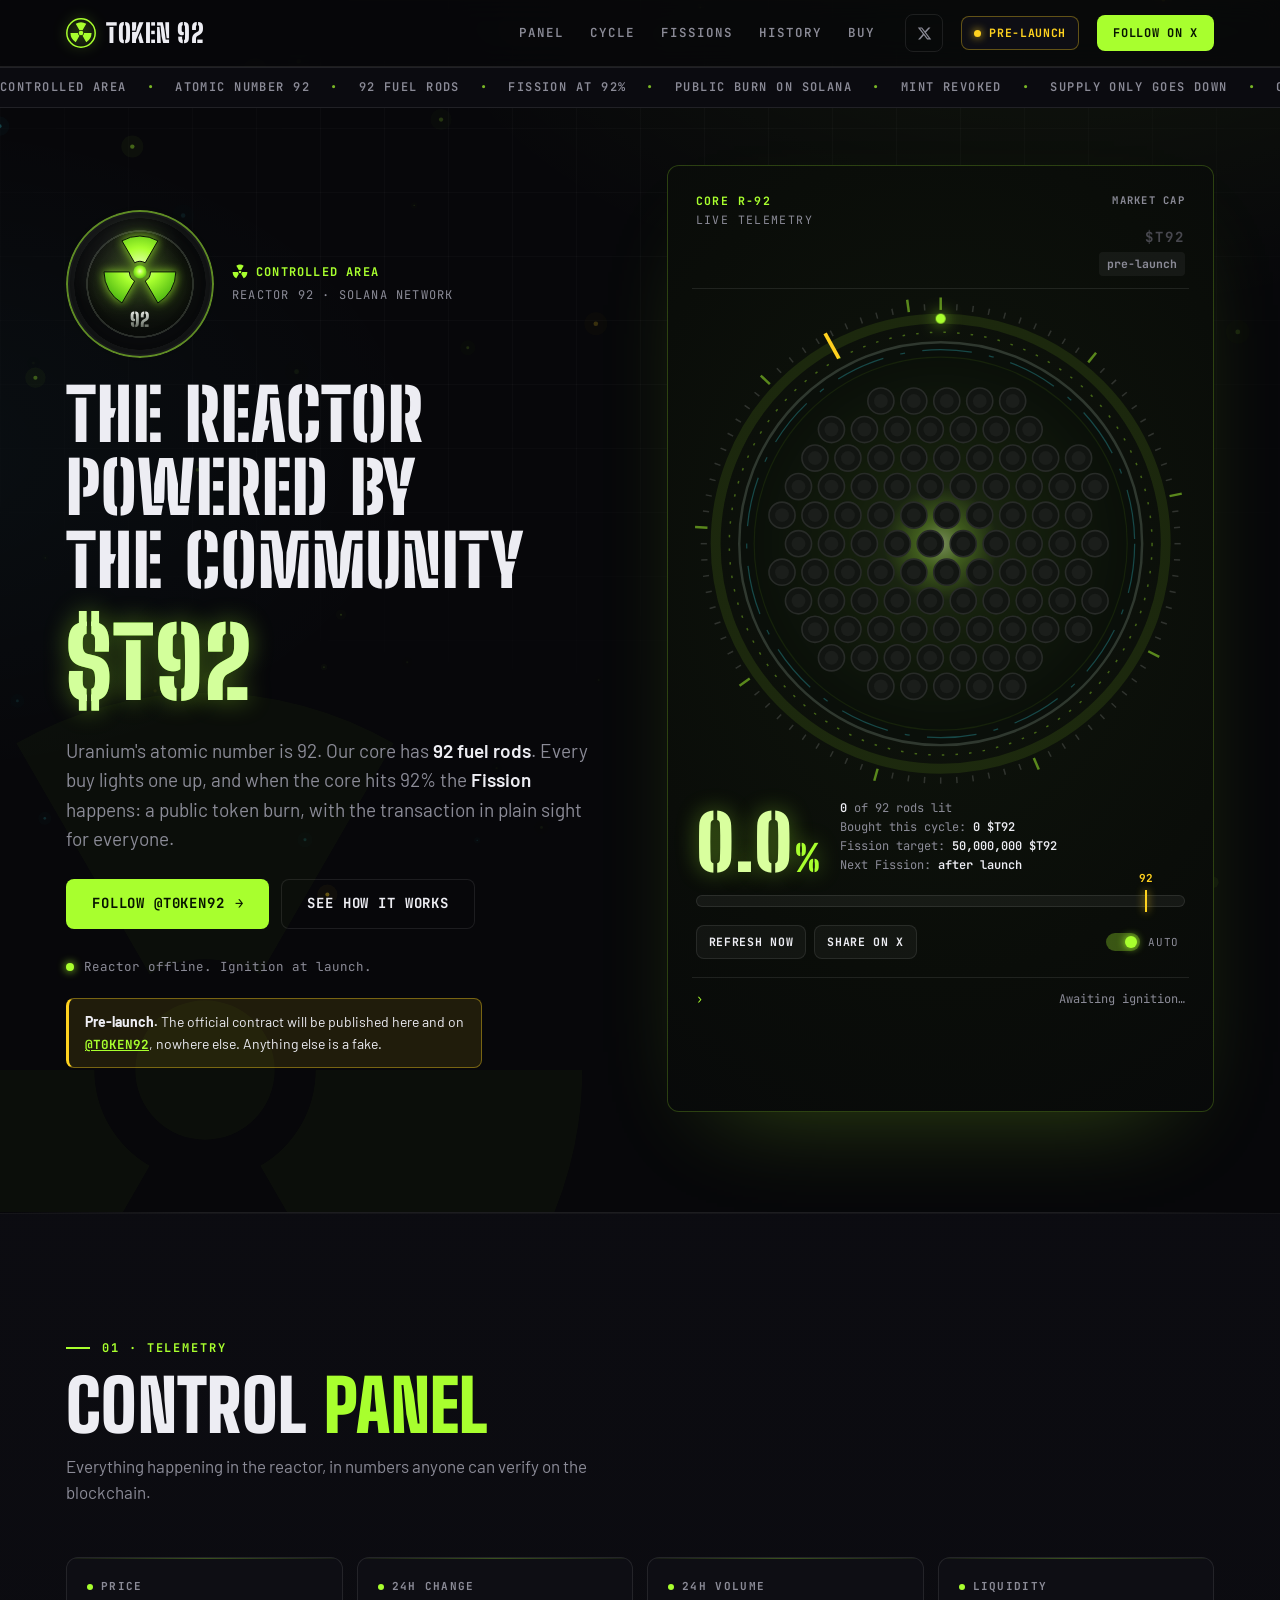
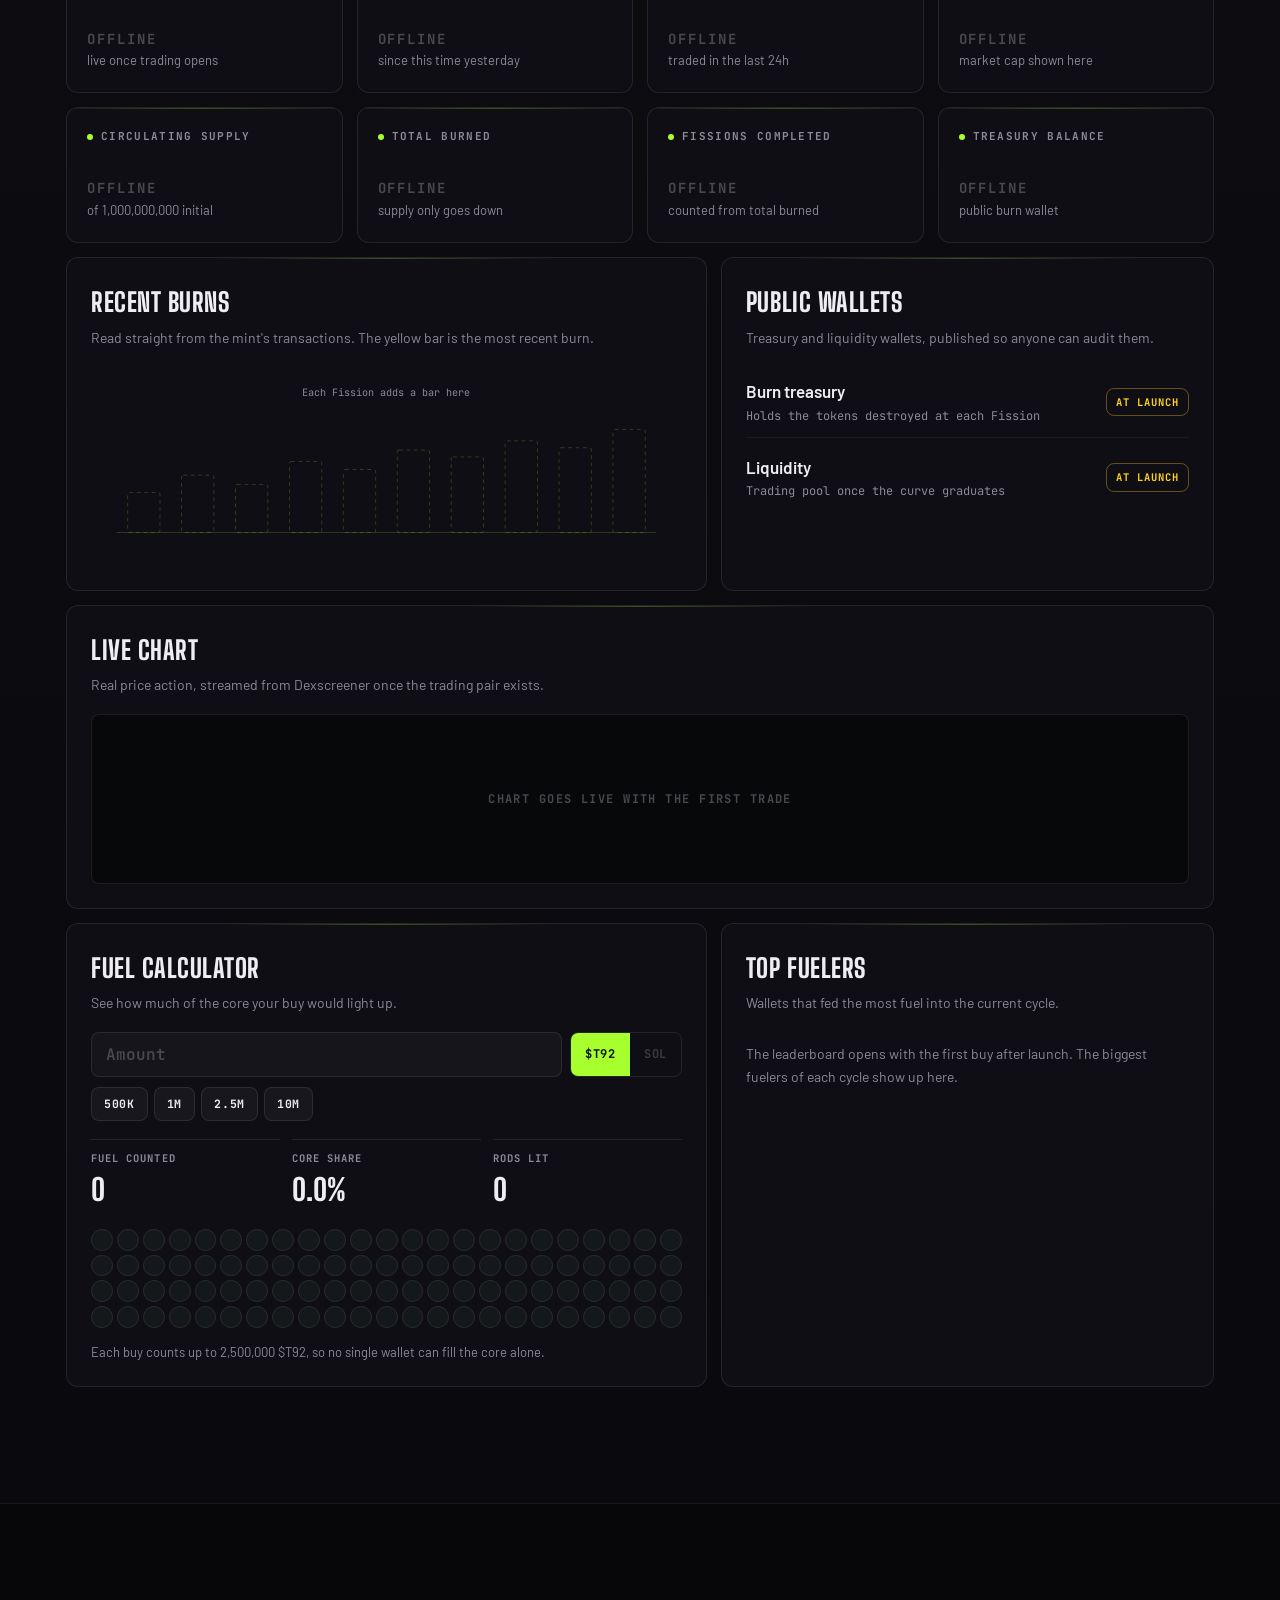
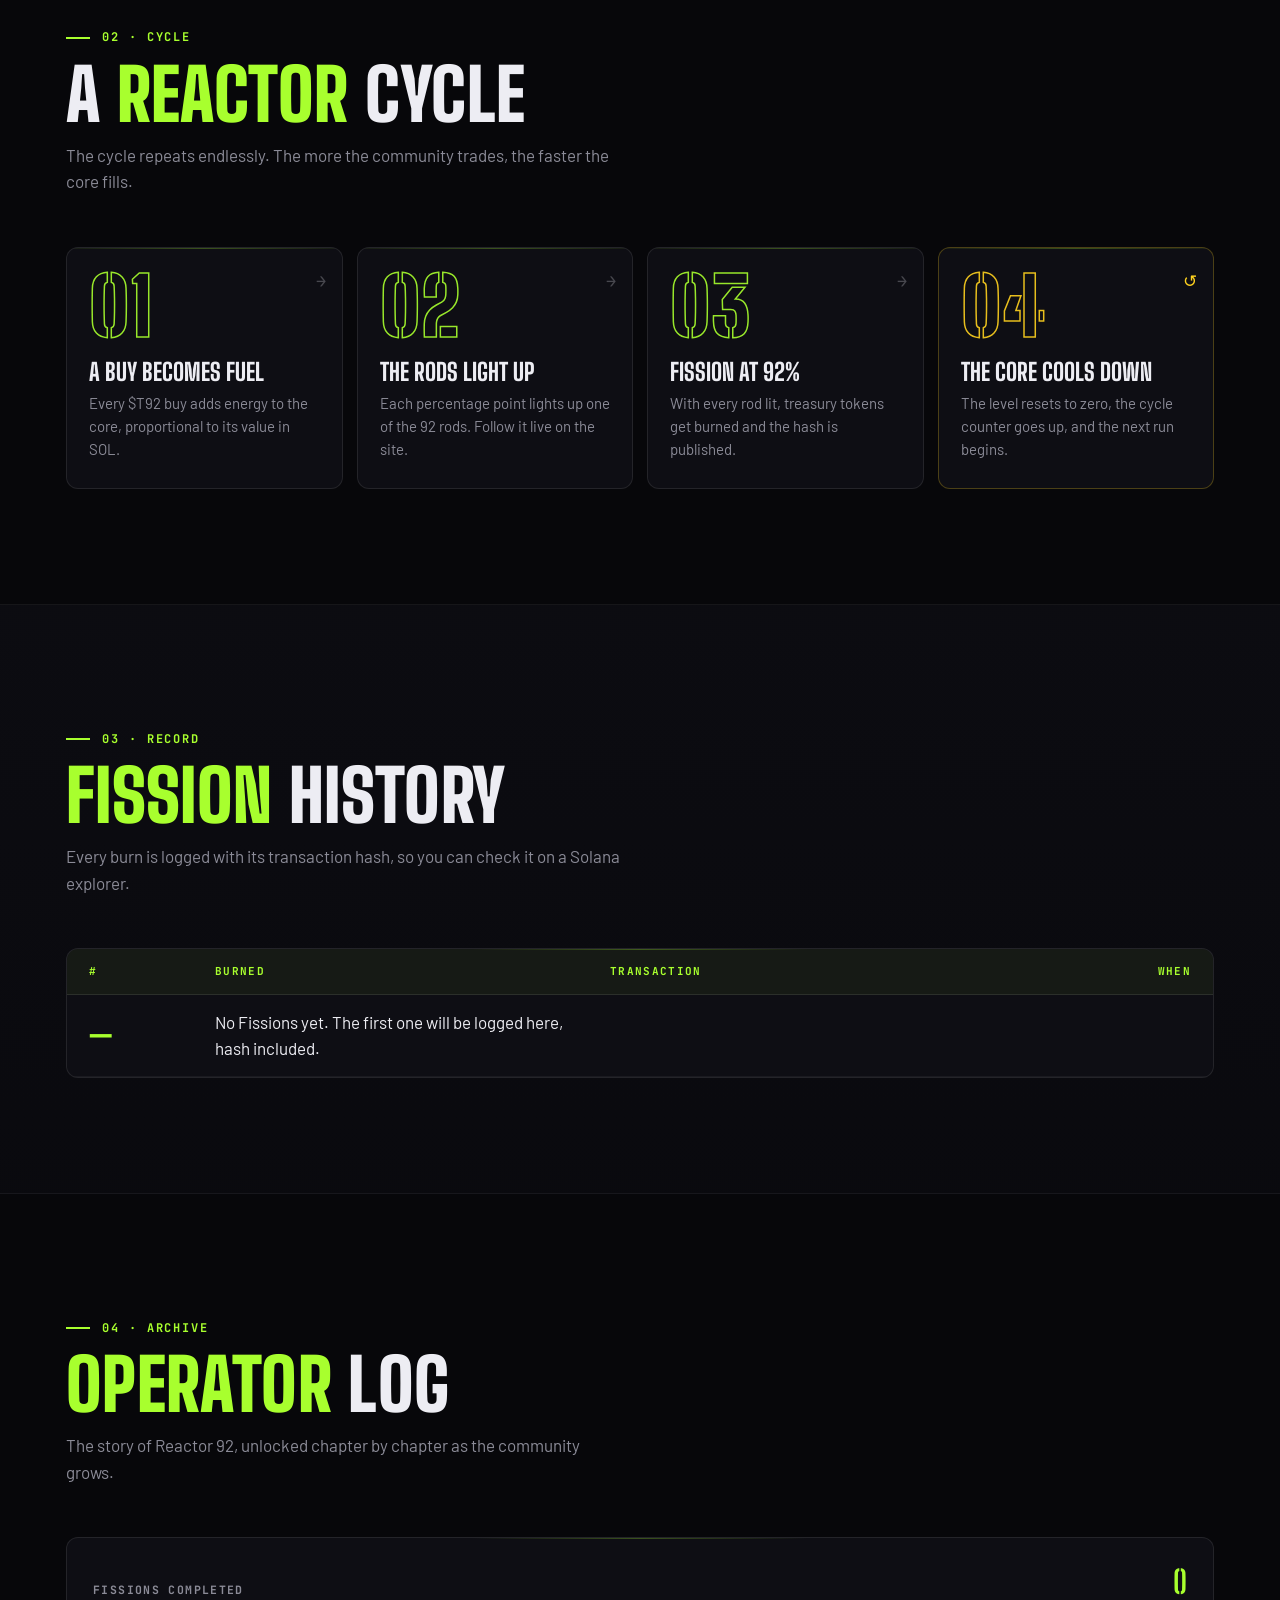
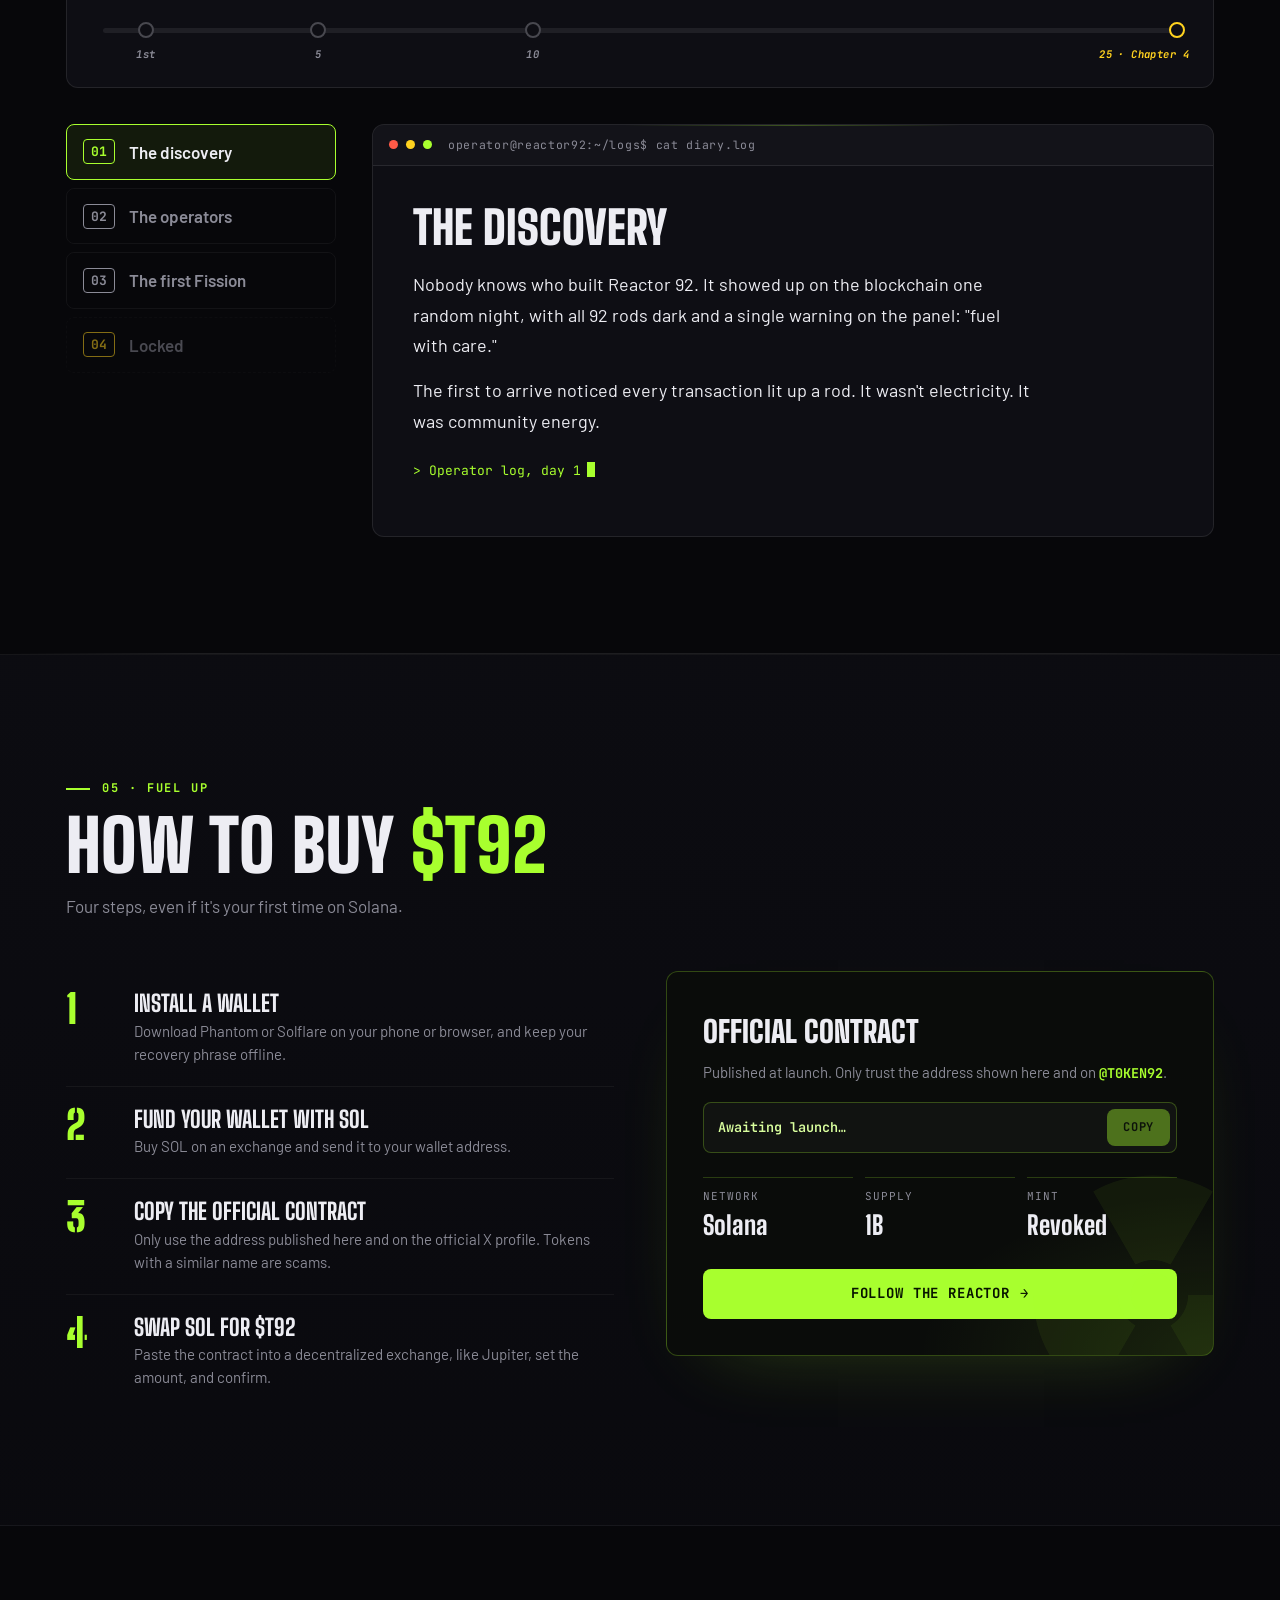
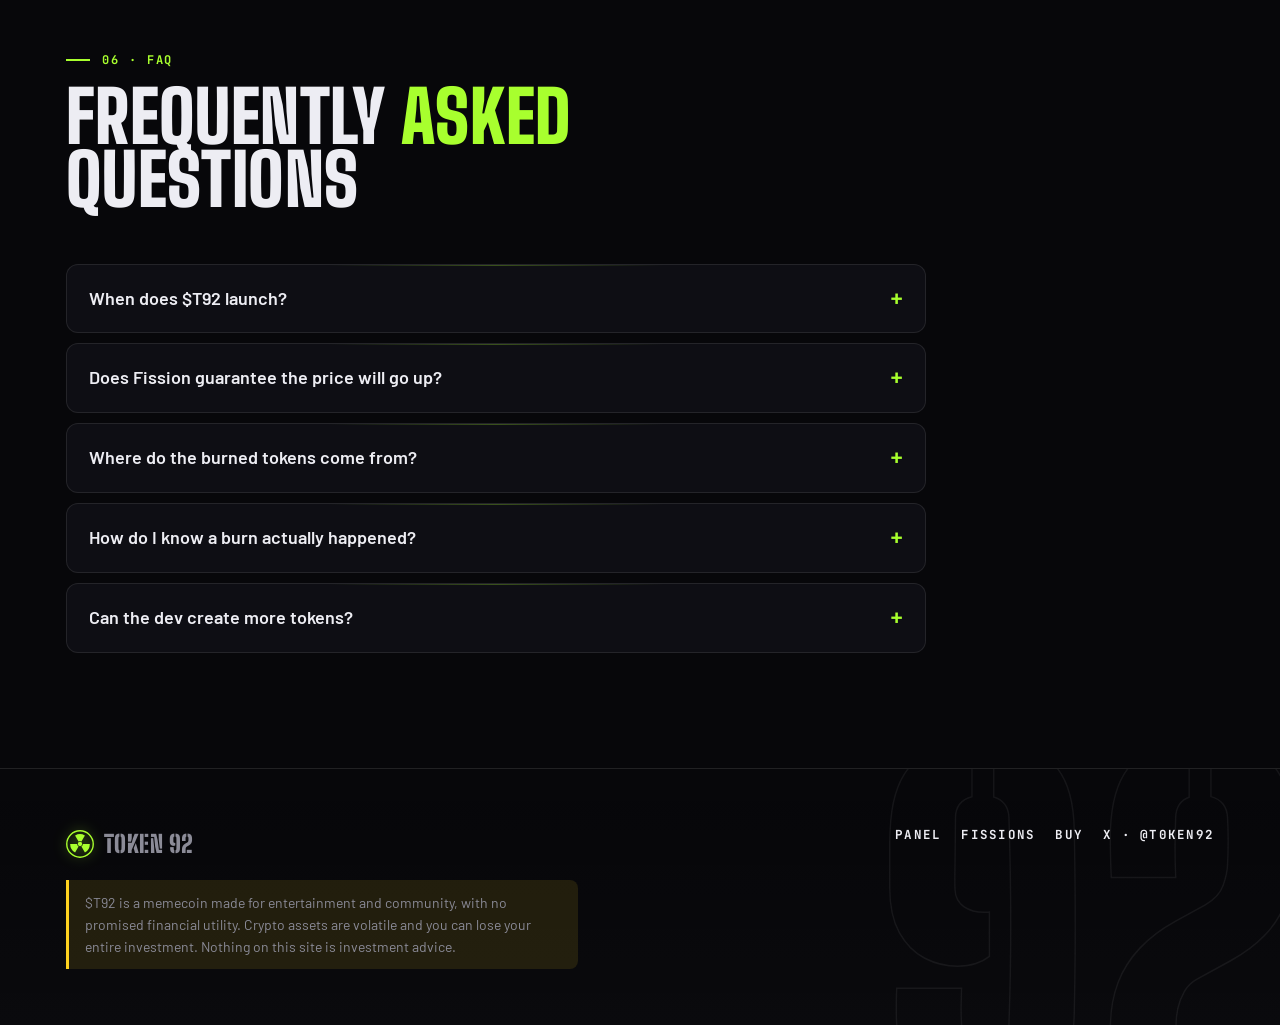
<file: index.html>
<!DOCTYPE html>
<html lang="en">
<head>
<meta charset="UTF-8">
<meta name="viewport" content="width=device-width, initial-scale=1, viewport-fit=cover">
<title>TOKEN 92</title>
<meta name="description" content="TOKEN 92 ($T92): the Solana memecoin built around a reactor. At 92%, Fission happens.">
<meta name="theme-color" content="#040604">
<link rel="canonical" href="https://token92.vercel.app/">
<link rel="icon" type="image/png" sizes="32x32" href="img/favicon-32.png">
<link rel="icon" type="image/png" sizes="64x64" href="img/favicon-64.png">
<link rel="apple-touch-icon" href="img/apple-touch-icon.png">
<meta property="og:type" content="website">
<meta property="og:site_name" content="TOKEN 92">
<meta property="og:url" content="https://token92.vercel.app/">
<meta property="og:title" content="TOKEN 92">
<meta property="og:description" content="The reactor powered by the community. 92 fuel rods, Fission at 92%, public on-chain burn. $T92 on Solana.">
<meta property="og:image" content="https://token92.vercel.app/img/og.jpg">
<meta property="og:image:width" content="1200">
<meta property="og:image:height" content="630">
<meta property="og:image:alt" content="TOKEN 92 coin with a glowing radioactive symbol">
<meta name="twitter:card" content="summary_large_image">
<meta name="twitter:site" content="@T0KEN92">
<meta name="twitter:title" content="TOKEN 92">
<meta name="twitter:description" content="The reactor powered by the community. 92 fuel rods, Fission at 92%, public on-chain burn. $T92 on Solana.">
<meta name="twitter:image" content="https://token92.vercel.app/img/og.jpg">
<link rel="preconnect" href="https://fonts.googleapis.com">
<link rel="preconnect" href="https://fonts.gstatic.com" crossorigin>
<link href="https://fonts.googleapis.com/css2?family=Big+Shoulders+Display:wght@800;900&family=Big+Shoulders+Stencil+Display:wght@800;900&family=Barlow:wght@400;600;700&family=JetBrains+Mono:wght@400;600;700&display=swap" rel="stylesheet">
<link rel="stylesheet" href="css/style.css">
</head>
<body>
<canvas id="fx" aria-hidden="true"></canvas>
<svg width="0" height="0" style="position:absolute" aria-hidden="true"><defs>
  <symbol id="trefoil" viewBox="-10 -10 20 20"><circle r="1.7" fill="currentColor"/><path fill="currentColor" d="M-1.350 -2.338L-4.600 -7.967A9.2 9.2 0 0 1 4.600 -7.967L1.350 -2.338A2.7 2.7 0 0 0 -1.350 -2.338ZM2.700 0.000L9.200 0.000A9.2 9.2 0 0 1 4.600 7.967L1.350 2.338A2.7 2.7 0 0 0 2.700 0.000ZM-1.350 2.338L-4.600 7.967A9.2 9.2 0 0 1 -9.200 0.000L-2.700 0.000A2.7 2.7 0 0 0 -1.350 2.338Z"/></symbol>
  <symbol id="trefoilBadge" viewBox="-11 -11 22 22"><circle r="10.4" fill="none" stroke="currentColor" stroke-width="1.1"/><circle r="1.7" fill="currentColor"/><path fill="currentColor" transform="scale(.84)" d="M-1.350 -2.338L-4.600 -7.967A9.2 9.2 0 0 1 4.600 -7.967L1.350 -2.338A2.7 2.7 0 0 0 -1.350 -2.338ZM2.700 0.000L9.200 0.000A9.2 9.2 0 0 1 4.600 7.967L1.350 2.338A2.7 2.7 0 0 0 2.700 0.000ZM-1.350 2.338L-4.600 7.967A9.2 9.2 0 0 1 -9.200 0.000L-2.700 0.000A2.7 2.7 0 0 0 -1.350 2.338Z"/></symbol>
</defs></svg>

<header class="top">
  <div class="wrap">
    <a href="#reator" class="brand" aria-label="TOKEN 92, home">
      <svg aria-hidden="true"><use href="#trefoilBadge"/></svg>
      TOKEN 92
    </a>
    <nav class="nav" id="nav" aria-label="Main">
      <a href="#painel">Panel</a>
      <a href="#como-funciona">Cycle</a>
      <a href="#fissoes">Fissions</a>
      <a href="#historia">History</a>
      <a href="#comprar">Buy</a>
    </nav>
    <a class="social" href="https://x.com/T0KEN92" target="_blank" rel="noopener" aria-label="TOKEN 92 on X (@T0KEN92)"><svg viewBox="0 0 24 24" aria-hidden="true"><path d="M18.244 2.25h3.308l-7.227 8.26 8.502 11.24H16.17l-5.214-6.817L4.99 21.75H1.68l7.73-8.835L1.254 2.25H8.08l4.713 6.231zm-1.161 17.52h1.833L7.084 4.126H5.117z"/></svg></a>
    <div class="status" id="status" data-s="stable" role="status" aria-live="polite"><i></i><span>Core stable</span></div>
    <a href="#comprar" class="btn btn-main btn-sm" id="topCta">Buy $T92</a>
    <button class="menu-btn" id="menuBtn" aria-label="Open menu" aria-expanded="false" aria-controls="nav"><span></span></button>
  </div>
  <div class="scroll-progress" id="scrollProg" aria-hidden="true"></div>
</header>

<div class="band" aria-hidden="true">
  <div class="band-track">
    <span>Controlled area</span><span>Atomic number 92</span><span>92 fuel rods</span><span>Fission at 92%</span><span>Public burn on Solana</span><span>Mint revoked</span><span>Supply only goes down</span>
    <span>Controlled area</span><span>Atomic number 92</span><span>92 fuel rods</span><span>Fission at 92%</span><span>Public burn on Solana</span><span>Mint revoked</span><span>Supply only goes down</span>
  </div>
</div>

<main>
<!-- HERO -->
<section class="hero" id="reator">
  <svg class="mark-bg" aria-hidden="true"><use href="#trefoil"/></svg>
  <div class="wrap">
    <div class="hero-copy">
      <div class="err" id="errBox" hidden></div>
      <div class="hero-tags">
        <!-- some doors only open when you spin them -->
        <button class="coin" id="coin" type="button" aria-label="TOKEN 92 coin. Flip it." aria-describedby="coinLive">
          <span class="coin-tilt" id="coinTilt">
            <span class="coin-inner" id="coinInner">
              <span class="coin-face coin-front" aria-hidden="true">
                <svg class="coin-sym" viewBox="-11 -11 22 22">
                  <defs>
                    <radialGradient id="coinGlow" cx="50%" cy="45%" r="60%">
                      <stop offset="0%" stop-color="#E8FFB8"/>
                      <stop offset="45%" stop-color="#A8FF2E"/>
                      <stop offset="100%" stop-color="#4FB812"/>
                    </radialGradient>
                  </defs>
                  <circle r="1.7" fill="url(#coinGlow)"/>
                  <path fill="url(#coinGlow)" stroke="#0A0F09" stroke-width=".25" d="M-1.350 -2.338L-4.600 -7.967A9.2 9.2 0 0 1 4.600 -7.967L1.350 -2.338A2.7 2.7 0 0 0 -1.350 -2.338ZM2.700 0.000L9.200 0.000A9.2 9.2 0 0 1 4.600 7.967L1.350 2.338A2.7 2.7 0 0 0 2.700 0.000ZM-1.350 2.338L-4.600 7.967A9.2 9.2 0 0 1 -9.200 0.000L-2.700 0.000A2.7 2.700 0 0 0 -1.350 2.338Z"/>
                </svg>
                <span class="coin-num">92</span>
              </span>
              <span class="coin-face coin-back" aria-hidden="true">
                <span class="coin-engrave">
                  <svg aria-hidden="true"><use href="#trefoil"/></svg>
                  <span class="coin-msg" id="coinMsg"></span>
                </span>
              </span>
            </span>
          </span>
        </button>
        <span class="sr-only" id="coinLive" aria-live="polite"></span>
        <div class="emblem"><strong><svg aria-hidden="true"><use href="#trefoil"/></svg>Controlled area</strong>Reactor 92 · Solana network</div>
      </div>
      <h1>The reactor powered by the community <span class="num" data-text="$T92">$T92</span></h1>
      <p class="lede">Uranium's atomic number is 92. Our core has <b>92 fuel rods</b>. Every buy lights one up, and when the core hits 92% the <b>Fission</b> happens: a public token burn, with the transaction in plain sight for everyone.</p>
      <div class="cta">
        <a href="#comprar" class="btn btn-main" id="heroCta">Buy $T92 <span class="arr">→</span></a>
        <a href="#como-funciona" class="btn btn-ghost">See how it works</a>
      </div>
      <p class="demo-note"><span id="heroNote">Connecting to the blockchain…</span></p>
      <div class="setup" id="setupBox" hidden><b>Pre-launch.</b> The official contract will be published here and on <a class="handle" href="https://x.com/T0KEN92" target="_blank" rel="noopener">@T0KEN92</a>, nowhere else. Anything else is a fake.</div>
    </div>

    <div class="core-wrap">
      <div class="core-panel" id="corePanel">
        <div class="core-head">
          <div class="core-id"><b>Core R-92</b>Live telemetry</div>
          <div class="price-ticker" id="priceTicker" data-dir="flat">
            <span class="price-label">Market cap</span>
            <span class="price-usd" id="priceUsd"><span class="ph">$T92</span></span>
            <span class="price-chg" id="priceChg">waiting for price…</span>
          </div>
        </div>

        <svg class="core-svg" id="core" viewBox="-200 -200 400 400" role="img" aria-label="Reactor core with 92 fuel rods">
          <defs>
            <radialGradient id="gGlow" cx="50%" cy="50%" r="50%">
              <stop offset="0%" stop-color="#E2FFB0" stop-opacity=".9"/>
              <stop offset="45%" stop-color="#A8FF2E" stop-opacity=".45"/>
              <stop offset="100%" stop-color="#A8FF2E" stop-opacity="0"/>
            </radialGradient>
            <filter id="blur" x="-50%" y="-50%" width="200%" height="200%"><feGaussianBlur stdDeviation="14"/></filter>
          </defs>
          <g id="ticks"></g>
          <circle r="181" fill="none" stroke="rgba(168,255,46,.1)" stroke-width="8"/>
          <circle id="arc" r="181" fill="none" stroke="#A8FF2E" stroke-width="8" stroke-linecap="round" transform="rotate(-90)" stroke-dasharray="0 2000"/>
          <line id="arcMark" x1="0" y1="-170" x2="0" y2="-193" stroke="#FFD21F" stroke-width="3" transform="rotate(331.2)"/>
          <circle class="spin-ring" r="170" fill="none" stroke="rgba(168,255,46,.35)" stroke-width="1.2" stroke-dasharray="2 9"/>
          <circle r="162" fill="#0A0F0A" stroke="#2F382F" stroke-width="2"/>
          <circle class="spin-ring rev" r="156" fill="none" stroke="rgba(61,242,255,.25)" stroke-width="1" stroke-dasharray="40 14 4 14"/>
          <circle r="150" fill="none" stroke="rgba(168,255,46,.08)" stroke-width="1"/>
          <circle id="glow" r="150" fill="url(#gGlow)" filter="url(#blur)" opacity=".15"/>
          <circle class="core-pulse" r="46" fill="url(#gGlow)" opacity=".5"/>
          <g id="rods"></g>
          <circle class="wave" r="150"/>
          <circle class="wave" r="150"/>
          <circle class="wave" r="150"/>
        </svg>

        <div class="readout">
          <div class="lvl" aria-live="off"><span id="lvl">0.0</span><small>%</small></div>
          <div class="meta"><b id="rodCount">0</b> of 92 rods lit<br>Bought this cycle: <b id="treasuryInline">—</b><br>Fission target: <b id="targetInline">—</b><br>Next Fission: <b id="etaInline">—</b></div>
          <div class="bar" aria-hidden="true"><div class="fill" id="barFill"></div><div class="mark"></div></div>
        </div>

        <div class="core-ctrl">
          <button class="chip" id="refreshBtn">Refresh now</button>
          <button class="chip" id="shareBtn" type="button">Share on X</button>
          <span class="lbl" id="lastUpdate"></span>
          <button class="toggle" id="autoBtn" aria-pressed="true"><span></span>Auto</button>
        </div>

        <ul class="feed" id="feed" aria-label="Recent activity on the mint"></ul>
      </div>
    </div>
  </div>
</section>

<div class="stripe" aria-hidden="true"></div>
<!-- PANEL -->
<section class="alt" id="painel">
  <div class="wrap">
    <div class="sec-head rv">
      <span class="kicker">01 · Telemetry</span>
      <h2>Control <em>panel</em></h2>
      <p>Everything happening in the reactor, in numbers anyone can verify on the blockchain.</p>
    </div>
    <div class="gauges rv" id="priceGauges">
      <div class="gauge hud"><div class="k">Price</div><div class="v" id="pPrice"><span class="ph">offline</span></div><div class="s" id="pPriceSub">live once trading opens</div></div>
      <div class="gauge hud"><div class="k">24h change</div><div class="v" id="pChg"><span class="ph">offline</span></div><div class="s">since this time yesterday</div></div>
      <div class="gauge hud"><div class="k">24h volume</div><div class="v" id="pVol"><span class="ph">offline</span></div><div class="s">traded in the last 24h</div></div>
      <div class="gauge hud"><div class="k">Liquidity</div><div class="v" id="pLiq"><span class="ph">offline</span></div><div class="s" id="pMcap">market cap shown here</div></div>
    </div>
    <div class="gauges rv">
      <div class="gauge hud"><div class="k">Circulating supply</div><div class="v" id="gSupply"><span class="ph">offline</span></div><div class="s" id="gSupplySub">of 1,000,000,000 initial</div></div>
      <div class="gauge hud"><div class="k">Total burned</div><div class="v" id="gBurn"><span class="ph">offline</span></div><div class="s" id="gBurnPct">supply only goes down</div></div>
      <div class="gauge hud"><div class="k">Fissions completed</div><div class="v" id="gFis"><span class="ph">offline</span></div><div class="s">counted from total burned</div></div>
      <div class="gauge hud"><div class="k">Treasury balance</div><div class="v" id="gBuys"><span class="ph">offline</span></div><div class="s" id="gSol">public burn wallet</div></div>
    </div>
    <div class="panel-grid rv">
      <div class="box hud">
        <h3>Recent burns</h3>
        <p class="sub">Read straight from the mint's transactions. The yellow bar is the most recent burn.</p>
        <div class="chart-wrap"><svg class="chart" id="chart" role="img" aria-label="Burn chart by cycle"></svg></div>
      </div>
      <div class="box hud">
        <h3>Public wallets</h3>
        <p class="sub">Treasury and liquidity wallets, published so anyone can audit them.</p>
        <ul class="wallets" id="walletsList"></ul>
      </div>
    </div>

    <div class="box hud full rv">
      <h3>Live chart</h3>
      <p class="sub">Real price action, streamed from Dexscreener once the trading pair exists.</p>
      <div class="chart-frame" id="chartFrame"><div class="chart-ph" id="chartPh">Chart goes live with the first trade</div></div>
    </div>

    <div class="panel-grid rv">
      <div class="box hud">
        <h3>Fuel calculator</h3>
        <p class="sub">See how much of the core your buy would light up.</p>
        <div class="calc-row">
          <input class="calc-input" id="calcIn" type="text" inputmode="decimal" placeholder="Amount" aria-label="Buy amount" autocomplete="off">
          <div class="seg" role="group" aria-label="Unit">
            <button type="button" id="unitT92" aria-pressed="true">$T92</button>
            <button type="button" id="unitSol" aria-pressed="false" disabled title="Available once trading opens">SOL</button>
          </div>
        </div>
        <div class="chips" id="calcChips">
          <button type="button" class="chip" data-amt="500000">500K</button>
          <button type="button" class="chip" data-amt="1000000">1M</button>
          <button type="button" class="chip" data-amt="2500000">2.5M</button>
          <button type="button" class="chip" data-amt="10000000">10M</button>
        </div>
        <div class="calc-out">
          <div><span>Fuel counted</span><b id="calcFuel">0</b></div>
          <div><span>Core share</span><b id="calcPct">0%</b></div>
          <div><span>Rods lit</span><b id="calcRods">0</b></div>
        </div>
        <div class="calc-rods" id="calcRodsViz" aria-hidden="true"></div>
        <p class="calc-note" id="calcNote">Each buy counts up to the per-buy cap, so no single wallet can fill the core alone.</p>
      </div>
      <div class="box hud">
        <h3>Top fuelers</h3>
        <p class="sub">Wallets that fed the most fuel into the current cycle.</p>
        <ol class="board" id="board"></ol>
      </div>
    </div>
  </div>
</section>

<!-- HOW IT WORKS -->
<section id="como-funciona">
  <div class="wrap">
    <div class="sec-head rv">
      <span class="kicker">02 · Cycle</span>
      <h2>A <em>reactor</em> cycle</h2>
      <p>The cycle repeats endlessly. The more the community trades, the faster the core fills.</p>
    </div>
    <ol class="steps rv">
      <li class="hud"><div class="dot">01</div><h3>A buy becomes fuel</h3><p>Every $T92 buy adds energy to the core, proportional to its value in SOL.</p></li>
      <li class="hud"><div class="dot">02</div><h3>The rods light up</h3><p>Each percentage point lights up one of the 92 rods. Follow it live on the site.</p></li>
      <li class="hud"><div class="dot">03</div><h3>Fission at 92%</h3><p>With every rod lit, treasury tokens get burned and the hash is published.</p></li>
      <li class="hud"><div class="dot">04</div><h3>The core cools down</h3><p>The level resets to zero, the cycle counter goes up, and the next run begins.</p></li>
    </ol>
  </div>
</section>

<!-- FISSIONS -->
<section class="alt" id="fissoes">
  <div class="wrap">
    <div class="sec-head rv">
      <span class="kicker">03 · Record</span>
      <h2><em>Fission</em> history</h2>
      <p>Every burn is logged with its transaction hash, so you can check it on a Solana explorer.</p>
    </div>
    <div class="hist hud rv" id="hist">
      <div class="hist-row head"><span>#</span><span>Burned</span><span>Transaction</span><span style="text-align:right">When</span></div>
      <div id="histBody"></div>
      <div class="hist-more"><button class="btn btn-ghost btn-sm" id="moreBtn">Show all</button></div>
    </div>
  </div>
</section>

<!-- HISTORY -->
<section id="historia">
  <div class="wrap">
    <div class="sec-head rv">
      <span class="kicker">04 · Archive</span>
      <h2><em>Operator</em> log</h2>
      <p>The story of Reactor 92, unlocked chapter by chapter as the community grows.</p>
    </div>
    <div class="milestones hud rv">
      <div class="ms-head"><span>Fissions completed</span><b id="msCount">0</b></div>
      <div class="ms-track" id="msTrack"><div class="ms-fill" id="msFill"></div></div>
    </div>
    <div class="lore rv">
      <div class="tabs" role="tablist" aria-label="Chapters">
        <button class="tab" role="tab" aria-selected="true" aria-controls="ch1" id="t1"><b>01</b><span>The discovery</span></button>
        <button class="tab" role="tab" aria-selected="false" aria-controls="ch2" id="t2" tabindex="-1"><b>02</b><span>The operators</span></button>
        <button class="tab" role="tab" aria-selected="false" aria-controls="ch3" id="t3" tabindex="-1"><b>03</b><span>The first Fission</span></button>
        <button class="tab locked" role="tab" aria-selected="false" aria-controls="ch4" id="t4" tabindex="-1"><b>04</b><span>Locked</span></button>
      </div>
      <div class="term hud">
        <div class="term-bar" aria-hidden="true"><i></i><i></i><i></i><span>operator@reactor92:~/logs$ cat diary.log</span></div>
        <article class="chapter" role="tabpanel" id="ch1" aria-labelledby="t1">
          <h3>The discovery</h3>
          <p>Nobody knows who built Reactor 92. It showed up on the blockchain one random night, with all 92 rods dark and a single warning on the panel: "fuel with care."</p>
          <p>The first to arrive noticed every transaction lit up a rod. It wasn't electricity. It was community energy.</p>
          <p class="sig">Operator log, day 1</p>
        </article>
        <article class="chapter" role="tabpanel" id="ch2" aria-labelledby="t2" hidden>
          <h3>The operators</h3>
          <p>Whoever holds $T92 becomes an operator. There's no shift lead, just a shared panel and one rule: the core can never stay cold for too long.</p>
          <p>The operators learned to read the reactor. Below 60%, calm. Above 85%, everyone watches the counter.</p>
          <p class="sig">Operator log, day 9</p>
        </article>
        <article class="chapter" role="tabpanel" id="ch3" aria-labelledby="t3" hidden>
          <h3>The first Fission</h3>
          <p>When rod 92 lit up, the panel went white for a second. Part of the supply simply stopped existing, burned forever, with the receipt public on the blockchain.</p>
          <p>Nobody celebrated a profit. They celebrated the event. Then they reset the core to do it again.</p>
          <p class="sig">Operator log, day 14</p>
        </article>
        <article class="chapter" role="tabpanel" id="ch4" aria-labelledby="t4" hidden>
          <div id="ch4Locked">
            <h3>Locked chapter</h3>
            <p>This log unlocks after the 25th Fission. Keep fueling the core.</p>
            <p class="sig" id="unlockInfo">Fissions still needed to unlock.</p>
          </div>
          <div id="ch4Unlocked" hidden>
            <figure class="operator-portrait">
              <img src="img/rem.jpg" srcset="img/rem.jpg 520w, img/rem@2x.jpg 900w" sizes="(max-width:520px) 120px, 132px" width="520" height="520" alt="Operator 0 (REM): a small reactor-core robot with a glowing radioactive-symbol visor">
              <figcaption>Operator 0 · REM</figcaption>
            </figure>
            <h3>The name on the panel</h3>
            <p>On the 25th Fission, the panel didn't go white like it always does. This time, for a moment, a line of text appeared in the noise: a signature, never seen before, from whoever coded the core.</p>
            <p>Nobody managed to screenshot it in time. Some operators swear it was just a wallet address. Others say it was a date. The official record says nothing — it only confirms the burn happened, with the usual hash.</p>
            <p>From that day on, Reactor 92 stopped being just a mechanism. It became a mystery the community itself chose to keep open.</p>
            <p class="sig">Operator log, day 25</p>
          </div>
        </article>
      </div>
    </div>
  </div>
</section>

<div class="stripe" aria-hidden="true"></div>
<!-- BUY -->
<section class="alt" id="comprar">
  <div class="wrap">
    <div class="sec-head rv">
      <span class="kicker">05 · Fuel up</span>
      <h2>How to buy <em>$T92</em></h2>
      <p>Four steps, even if it's your first time on Solana.</p>
    </div>
    <div class="buy">
      <ol class="buy-steps rv">
        <li><span class="n">1</span><div><h3>Install a wallet</h3><p>Download Phantom or Solflare on your phone or browser, and keep your recovery phrase offline.</p></div></li>
        <li><span class="n">2</span><div><h3>Fund your wallet with SOL</h3><p>Buy SOL on an exchange and send it to your wallet address.</p></div></li>
        <li><span class="n">3</span><div><h3>Copy the official contract</h3><p>Only use the address published here and on the official X profile. Tokens with a similar name are scams.</p></div></li>
        <li><span class="n">4</span><div><h3>Swap SOL for $T92</h3><p>Paste the contract into a decentralized exchange, like Jupiter, set the amount, and confirm.</p></div></li>
      </ol>
      <div class="ca rv">
        <svg class="ca-mark" aria-hidden="true"><use href="#trefoil"/></svg>
        <h3>Official contract</h3>
        <p id="caNote">Published at launch. Only trust the address shown here and on <span class="handle">@T0KEN92</span>.</p>
        <div class="ca-field"><code id="caText">Awaiting launch…</code><button class="btn btn-main btn-sm" id="caCopy" data-copy-el="caText" disabled>Copy</button></div>
        <div class="ca-links" id="caLinks" hidden>
          <a id="lnkDex" target="_blank" rel="noopener">Dexscreener</a>
          <a id="lnkScan" target="_blank" rel="noopener">Solscan</a>
          <a id="lnkPump" target="_blank" rel="noopener">pump.fun</a>
          <a id="lnkJup" target="_blank" rel="noopener">Buy on Jupiter</a>
        </div>
        <div class="facts">
          <div><span>Network</span><b>Solana</b></div>
          <div><span>Supply</span><b>1B</b></div>
          <div><span>Mint</span><b>Revoked</b></div>
        </div>
        <a class="btn btn-main" href="#reator">Follow the reactor <span class="arr">→</span></a>
      </div>
    </div>
  </div>
</section>

<!-- FAQ -->
<section id="faq">
  <div class="wrap">
    <div class="sec-head rv"><span class="kicker">06 · FAQ</span><h2>Frequently <em>asked</em> questions</h2></div>
    <div class="faq rv">
      <details class="hud"><summary>When does $T92 launch?</summary><p>The launch is announced first on <a class="handle" href="https://x.com/T0KEN92" target="_blank" rel="noopener">@T0KEN92</a>. The contract address appears on this site at the same moment, and this panel switches from pre-launch to live data on its own.</p></details>
      <details class="hud"><summary>Does Fission guarantee the price will go up?</summary><p>No. Fission reduces the circulating supply, but price depends purely on market supply and demand. $T92 is a memecoin and promises no returns.</p></details>
      <details class="hud"><summary>Where do the burned tokens come from?</summary><p>From a public treasury wallet, set aside at launch solely for burns. Anyone can check its balance.</p></details>
      <details class="hud"><summary>How do I know a burn actually happened?</summary><p>Every Fission publishes its transaction hash. Just paste the hash into Solscan or Solana Explorer and watch the tokens go to the burn address.</p></details>
      <details class="hud"><summary>Can the dev create more tokens?</summary><p>No. Mint authority is revoked at launch, so supply can only go down.</p></details>
    </div>
  </div>
</section>
</main>

<footer>
  <div class="big" aria-hidden="true">92</div>
  <div class="wrap">
    <div>
      <a href="#reator" class="brand" style="font-size:24px"><svg aria-hidden="true" style="width:28px;height:28px"><use href="#trefoilBadge"/></svg>TOKEN 92</a>
      <p class="warn">$T92 is a memecoin made for entertainment and community, with no promised financial utility. Crypto assets are volatile and you can lose your entire investment. Nothing on this site is investment advice.</p>
    </div>
    <nav aria-label="Footer">
      <a href="#painel">Panel</a>
      <a href="#fissoes">Fissions</a>
      <a href="#comprar">Buy</a>
      <a href="https://x.com/T0KEN92" target="_blank" rel="noopener">X · @T0KEN92</a>
    </nav>
  </div>
</footer>

<div class="flash" id="flash" aria-hidden="true"></div>
<div class="toast" id="toast" role="status" aria-live="polite"></div>
<div class="mbar" id="mbar">
  <span>Core <b id="mbarPct">0.0%</b></span>
  <a class="btn btn-main btn-sm" id="mbarCta" href="#comprar">Buy $T92</a>
</div>

<script src="js/app.js" defer></script>
</body>
</html>
</file>
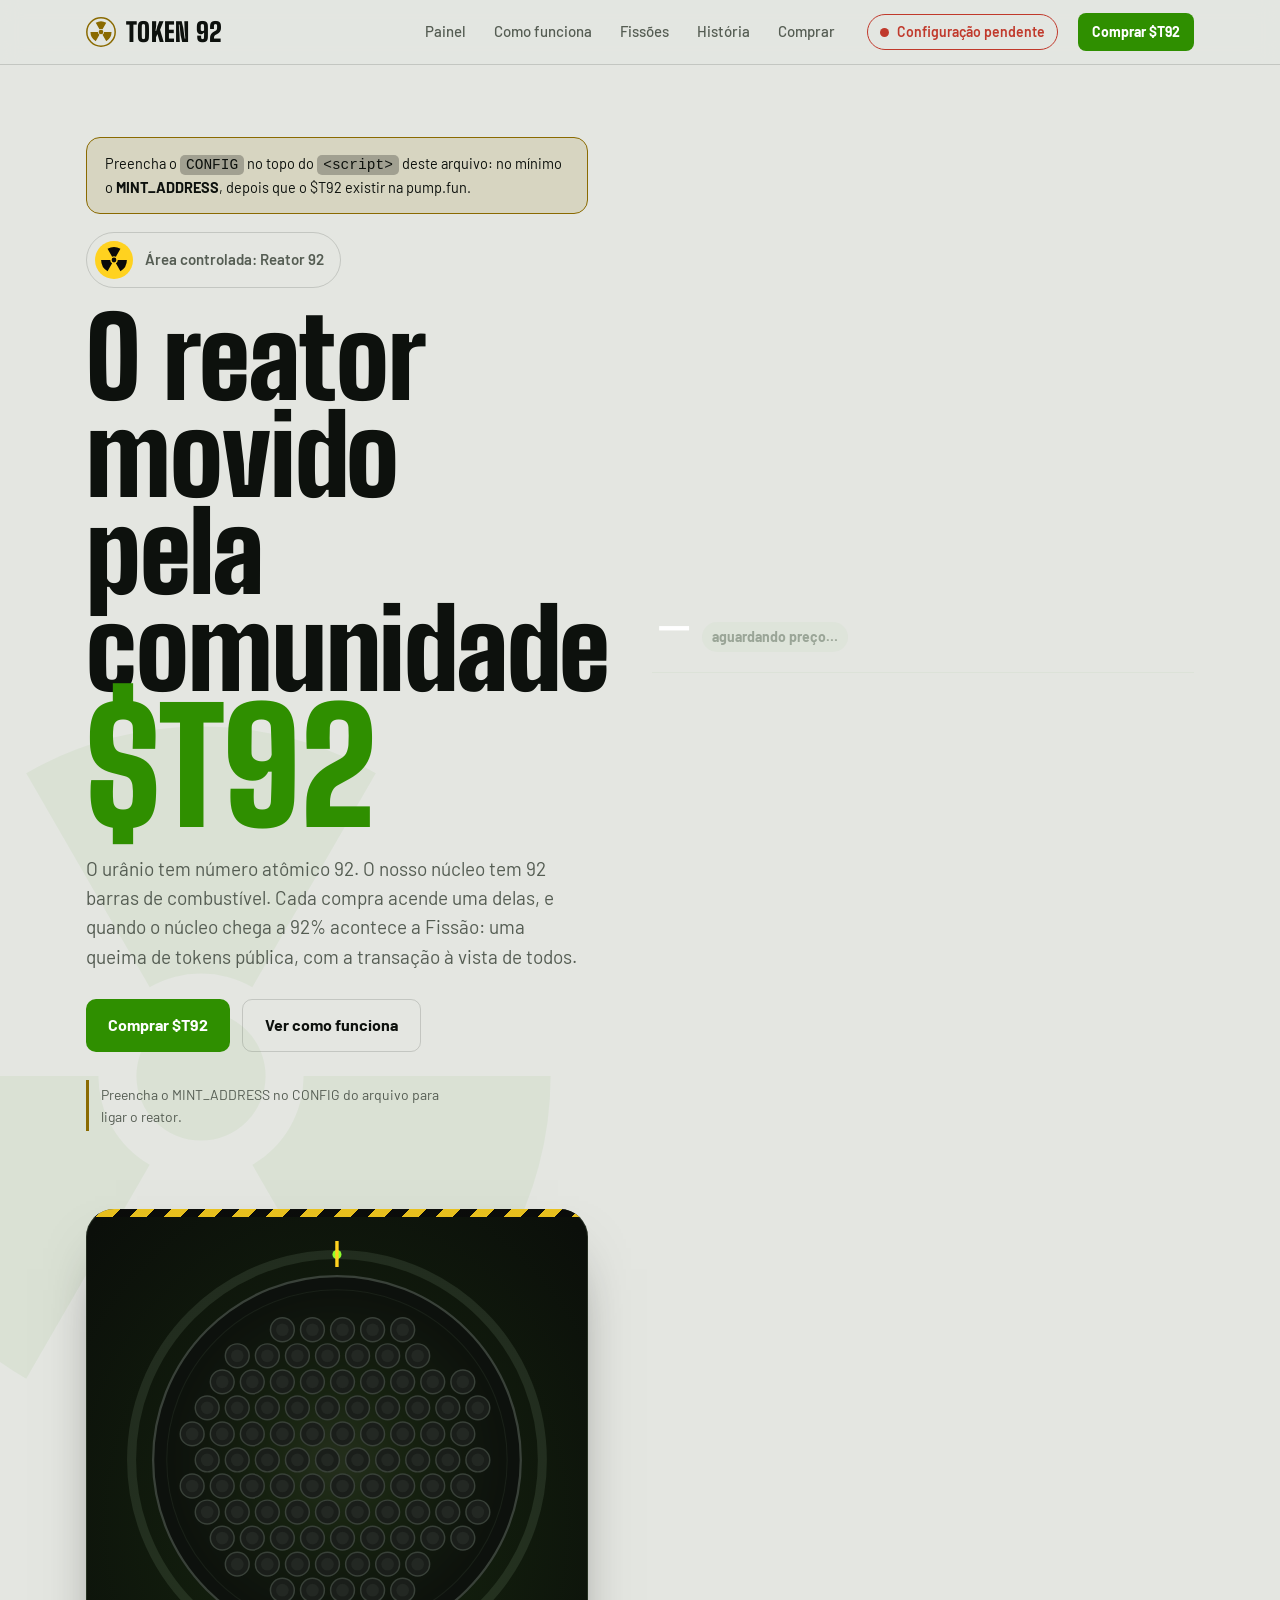
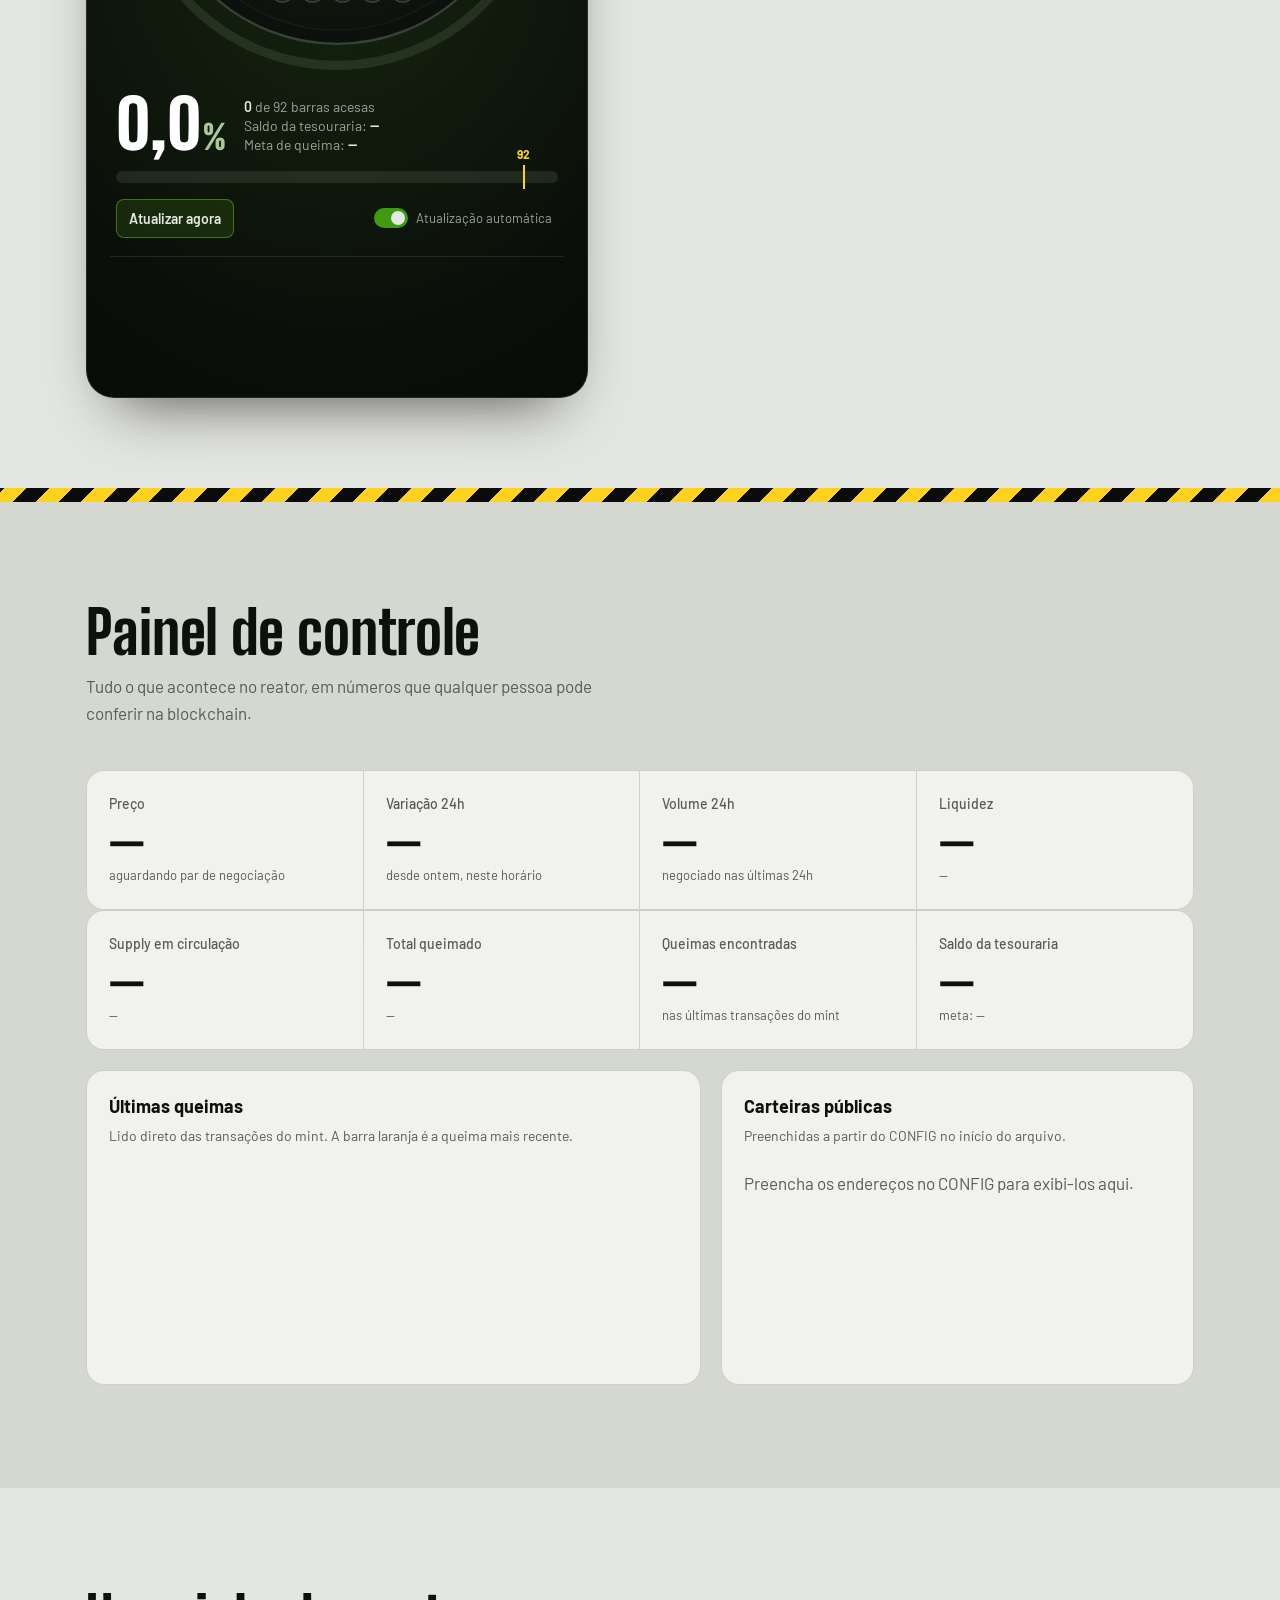
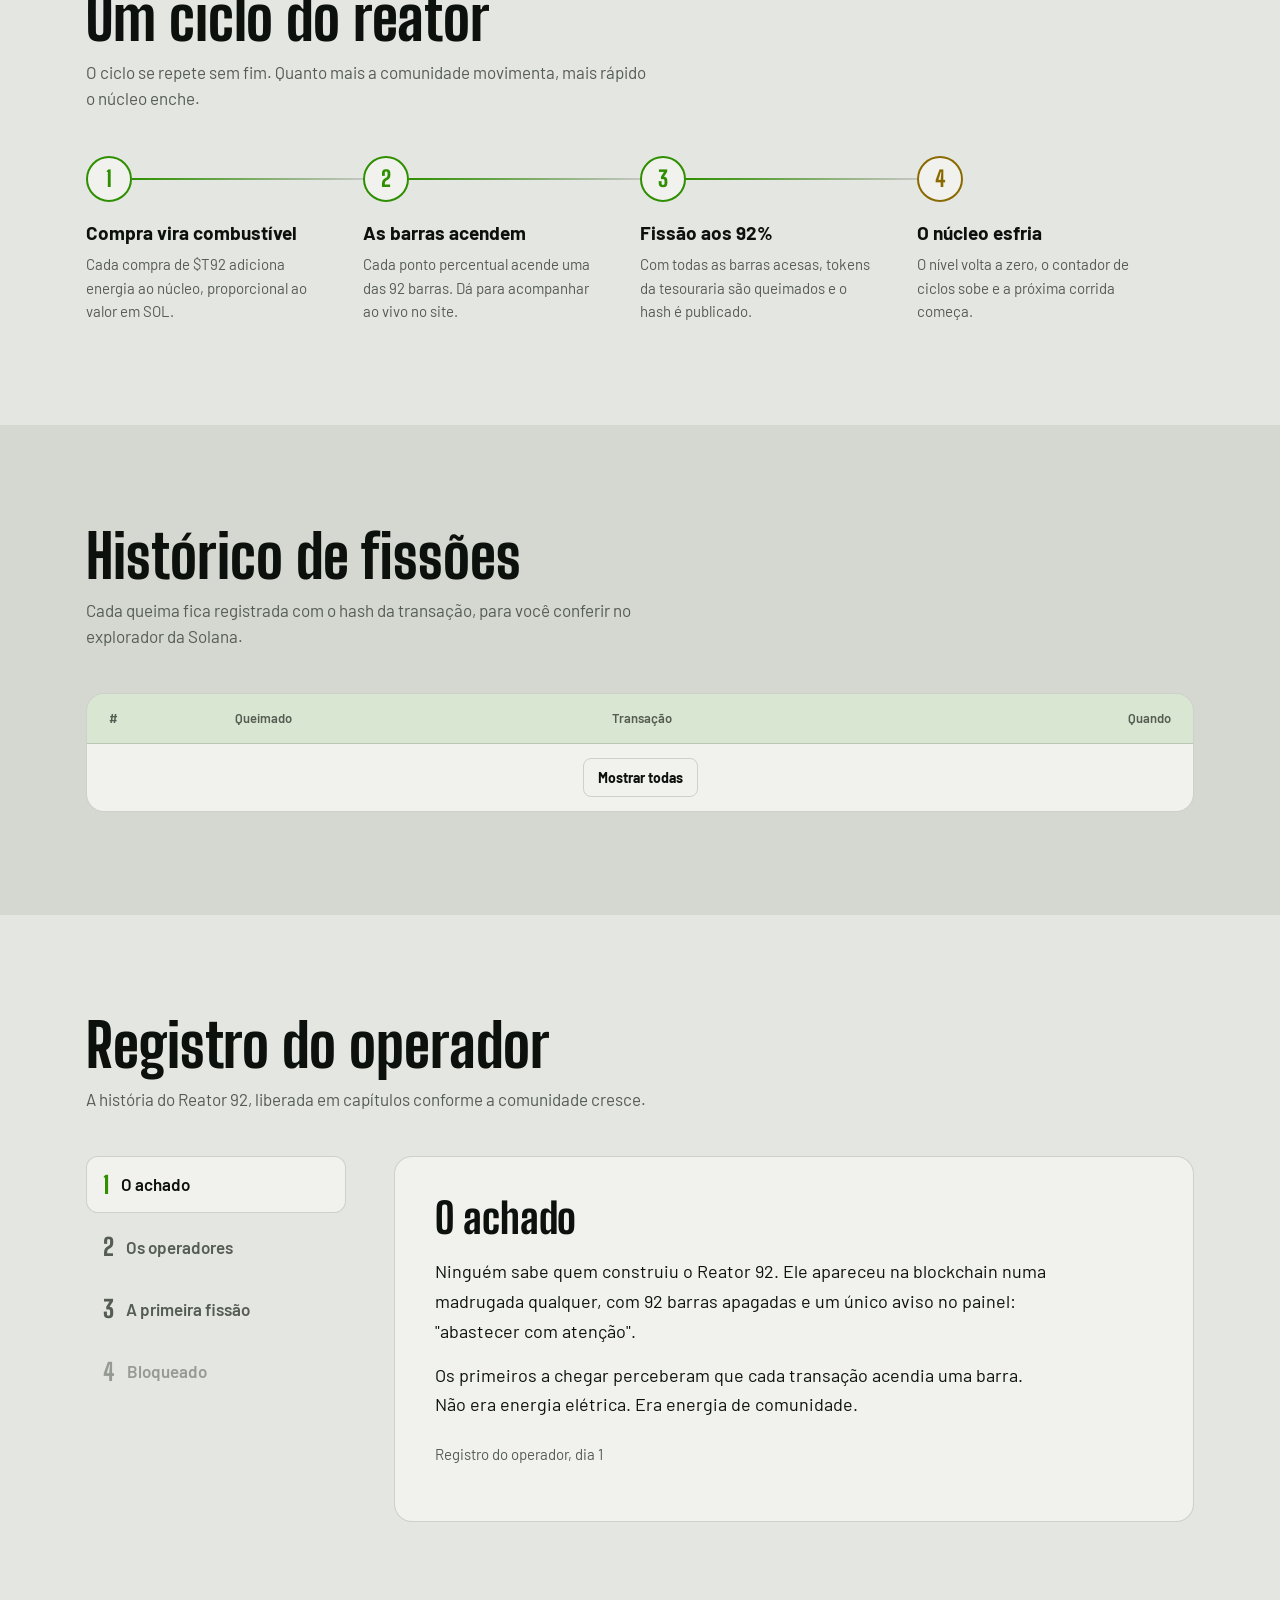
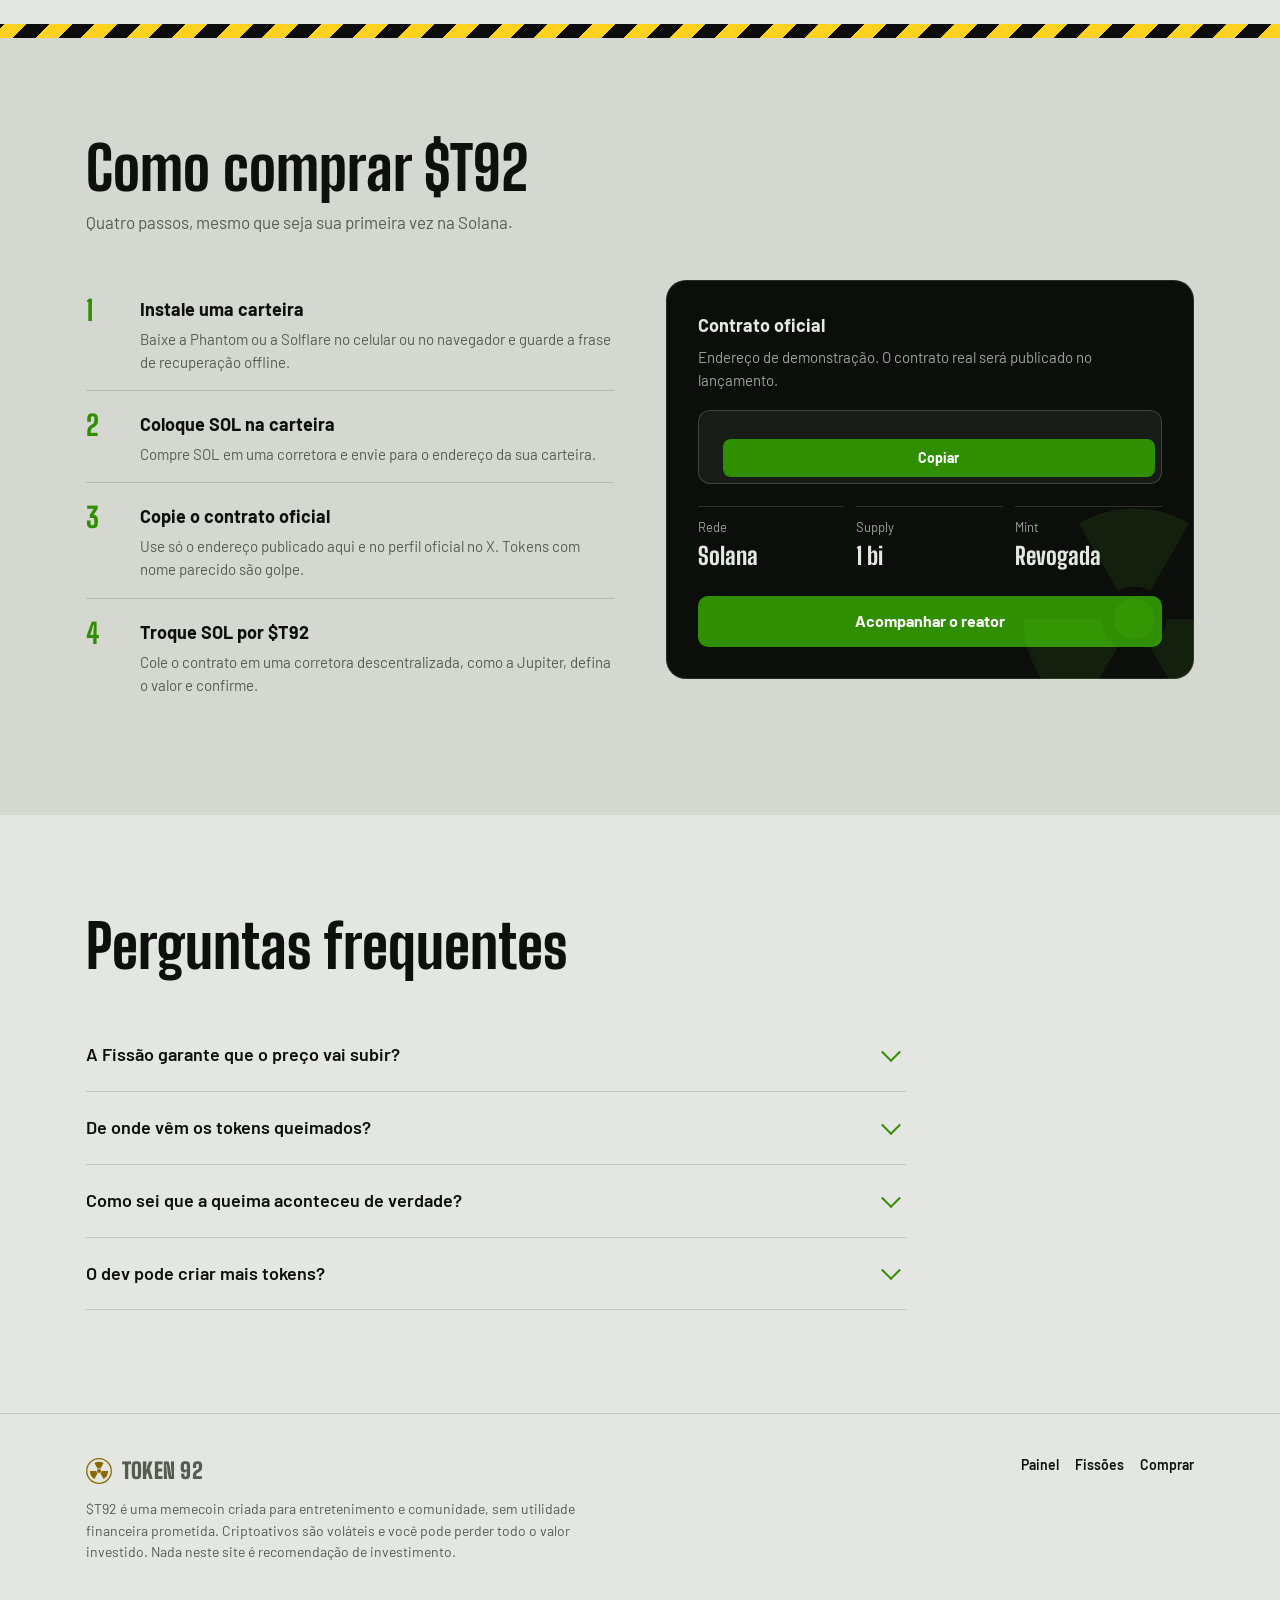
<file: token92-completo-real.backup.html>
<!DOCTYPE html>
<html lang="pt-BR">
<head>
<meta charset="UTF-8">
<meta name="viewport" content="width=device-width, initial-scale=1, viewport-fit=cover">
<title>TOKEN 92 · Reator 92</title>
<meta name="description" content="TOKEN 92 ($T92): a memecoin na Solana com um reator no centro. Aos 92%, acontece a Fissão.">
<link rel="preconnect" href="https://fonts.googleapis.com">
<link rel="preconnect" href="https://fonts.gstatic.com" crossorigin>
<link href="https://fonts.googleapis.com/css2?family=Big+Shoulders+Display:wght@600;800;900&family=Barlow:wght@400;500;600;700&display=swap" rel="stylesheet">
<style>
:root{
  --pool:#E4E6E1; --pool-2:#D5D8D1; --surface:#F1F2EE; --ink:#0D110D; --muted:#555D53;
  --cher:#2F8F00; --cher-soft:rgba(47,143,0,.12); --hazard:#8A6A00; --hazard-soft:rgba(138,106,0,.14);
  --line:rgba(13,17,13,.15); --on-cher:#ffffff;
  --display:'Big Shoulders Display', 'Arial Narrow', Impact, sans-serif;
  --body:'Barlow', 'Segoe UI', system-ui, -apple-system, sans-serif;
  box-sizing:border-box;
  padding-top:env(safe-area-inset-top,0px);
  padding-bottom:env(safe-area-inset-bottom,0px);
}
@media (prefers-color-scheme:dark){
  :root:not([data-theme="light"]){
    --pool:#0A0B0A; --pool-2:#121412; --surface:#191C19; --ink:#E3E8E0; --muted:#8F988C;
    --cher:#8CFF2E; --cher-soft:rgba(140,255,46,.12); --hazard:#FFD21F; --hazard-soft:rgba(255,210,31,.14);
    --line:rgba(200,215,195,.13); --on-cher:#081200;
  }
}
:root[data-theme="dark"]{
  --pool:#0A0B0A; --pool-2:#121412; --surface:#191C19; --ink:#E3E8E0; --muted:#8F988C;
  --cher:#8CFF2E; --cher-soft:rgba(140,255,46,.12); --hazard:#FFD21F; --hazard-soft:rgba(255,210,31,.14);
  --line:rgba(200,215,195,.13); --on-cher:#081200;
}
*,*::before,*::after{box-sizing:inherit}
html{scroll-behavior:smooth;scroll-padding-top:calc(env(safe-area-inset-top,0px) + 76px)}
body{margin:0;background:var(--pool);color:var(--ink);font-family:var(--body);font-size:17px;line-height:1.55;-webkit-font-smoothing:antialiased;overflow-x:hidden}
img,svg{max-width:100%}
a{color:inherit}
button{font:inherit;color:inherit;cursor:pointer}
:focus-visible{outline:3px solid var(--cher);outline-offset:3px;border-radius:4px}
.wrap{max-width:1180px;margin:0 auto;padding:0 clamp(18px,4vw,36px)}

/* ---------- Header ---------- */
.top{position:sticky;top:0;z-index:40;background:color-mix(in srgb,var(--pool) 86%,transparent);backdrop-filter:blur(10px);-webkit-backdrop-filter:blur(10px);border-bottom:1px solid var(--line);padding-top:env(safe-area-inset-top,0px);margin-top:calc(-1 * env(safe-area-inset-top,0px))}
.top .wrap{display:flex;align-items:center;gap:20px;height:64px}
.brand{display:flex;align-items:center;gap:10px;text-decoration:none;font-family:var(--display);font-weight:900;font-size:26px;letter-spacing:.01em}
.brand svg{width:30px;height:30px}
.nav{display:flex;gap:4px;margin-left:auto}
.nav a{text-decoration:none;padding:8px 12px;border-radius:8px;color:var(--muted);font-weight:500;font-size:15px}
.nav a:hover{color:var(--ink);background:var(--cher-soft)}
.status{display:flex;align-items:center;gap:8px;font-size:14px;font-weight:600;padding:6px 12px;border-radius:999px;border:1px solid var(--line);white-space:nowrap}
.status i{width:9px;height:9px;border-radius:50%;background:var(--cher);box-shadow:0 0 0 0 var(--cher)}
.status[data-s="aquecendo"] i,.status[data-s="critico"] i{background:var(--hazard)}
.status[data-s="critico"] i{animation:pulse 1s infinite}
.status[data-s="fissao"]{background:var(--hazard);color:#1b1000;border-color:transparent}
.status[data-s="fissao"] i{background:#1b1000}
.status[data-s="carregando"] i{background:var(--hazard);animation:pulse 1s infinite}
.status[data-s="erro"]{border-color:#C0392B;color:#C0392B}
.status[data-s="erro"] i{background:#C0392B}
.setup{background:var(--hazard-soft);border:1px solid var(--hazard);border-radius:14px;padding:14px 18px;margin:0 0 18px;font-size:14.5px}
.setup code{background:rgba(0,0,0,.25);padding:2px 6px;border-radius:5px}
.err{background:rgba(192,57,43,.12);border:1px solid #C0392B;color:#F5B7B1;border-radius:14px;padding:14px 18px;margin:0 0 18px;font-size:14.5px}
@keyframes pulse{0%{box-shadow:0 0 0 0 var(--hazard)}100%{box-shadow:0 0 0 9px transparent}}
.menu-btn{display:none;background:none;border:1px solid var(--line);border-radius:8px;width:42px;height:40px;align-items:center;justify-content:center}
.menu-btn span,.menu-btn span::before,.menu-btn span::after{display:block;width:18px;height:2px;background:var(--ink);position:relative;content:""}
.menu-btn span::before{position:absolute;top:-6px}.menu-btn span::after{position:absolute;top:6px}

.btn{display:inline-flex;align-items:center;justify-content:center;gap:8px;border:0;border-radius:10px;padding:13px 22px;font-weight:700;font-size:16px;text-decoration:none;transition:transform .15s ease, background .2s}
.btn:active{transform:translateY(1px)}
.btn-main{background:var(--cher);color:var(--on-cher)}
.btn-main:hover{filter:brightness(1.08)}
.btn-ghost{background:transparent;border:1.5px solid var(--line);color:var(--ink)}
.btn-ghost:hover{border-color:var(--cher)}
.btn-sm{padding:8px 14px;font-size:14px;border-radius:8px}

/* ---------- Niche details ---------- */
.stripe{height:14px;background:repeating-linear-gradient(-45deg,#FFD21F 0 16px,#0A0B0A 16px 32px)}
.hero{position:relative;overflow:hidden}
.hero .mark-bg{position:absolute;width:min(760px,120vw);aspect-ratio:1;left:-14%;top:50%;transform:translateY(-50%);color:var(--cher);opacity:.05;pointer-events:none;animation:spin 120s linear infinite}
@keyframes spin{to{transform:translateY(-50%) rotate(360deg)}}
.emblem{display:inline-flex;align-items:center;gap:12px;margin-bottom:22px;padding:8px 16px 8px 8px;border:1.5px solid var(--line);border-radius:999px;font-weight:600;font-size:15px;color:var(--muted)}
.emblem .seal{width:38px;height:38px;border-radius:50%;background:#FFD21F;display:grid;place-items:center;flex-shrink:0}
.emblem .seal svg{width:28px;height:28px;color:#0A0B0A}
.core-panel::before{content:"";position:absolute;inset:0 0 auto 0;height:8px;background:repeating-linear-gradient(-45deg,#FFD21F 0 12px,#0A0B0A 12px 24px);opacity:.9}
.ca{position:relative;overflow:hidden}
.ca .ca-mark{position:absolute;right:-60px;bottom:-60px;width:240px;height:240px;color:#8CFF2E;opacity:.07;pointer-events:none}

/* ---------- Hero ---------- */
.hero{padding:clamp(36px,6vw,72px) 0 clamp(48px,7vw,90px)}
.hero .wrap{position:relative;display:grid;grid-template-columns:minmax(0,1fr) minmax(0,1.08fr);gap:clamp(28px,5vw,64px);align-items:center}
.hero h1{font-family:var(--display);font-weight:900;font-size:clamp(54px,8.6vw,118px);line-height:.88;letter-spacing:-.01em;margin:0 0 22px;text-wrap:balance}
.hero h1 .num{display:block;color:var(--cher);font-size:1.42em;line-height:.82;margin-top:6px}
.lede{font-size:clamp(17px,1.6vw,19px);color:var(--muted);max-width:46ch;margin:0 0 28px}
.cta{display:flex;flex-wrap:wrap;gap:12px;margin-bottom:28px}
.demo-note{display:flex;gap:10px;align-items:flex-start;font-size:14px;color:var(--muted);max-width:46ch;border-left:3px solid var(--hazard);padding:4px 0 4px 12px}

/* Core panel (always a dark physical pool) */
.core-panel{position:relative;background:radial-gradient(120% 90% at 50% 40%,#16260F 0%,#0B0F0A 58%,#050605 100%);border-radius:28px;padding:clamp(14px,2.4vw,24px);color:#E3E8E0;box-shadow:inset 0 0 0 1px rgba(160,190,150,.16), 0 30px 60px -30px rgba(0,0,0,.7);overflow:hidden}
.core-panel.shake{animation:shake .5s linear}
@keyframes shake{0%,100%{transform:none}20%{transform:translate(-4px,2px)}40%{transform:translate(4px,-2px)}60%{transform:translate(-3px,-1px)}80%{transform:translate(3px,1px)}}
.core-svg{display:block;width:100%;height:auto;aspect-ratio:1;cursor:pointer;-webkit-tap-highlight-color:transparent}
.rod .housing{fill:#1A1E1A;stroke:#394139;stroke-width:1.3;transition:fill .5s, stroke .5s}
.rod .fuel{fill:#232823;transition:fill .5s}
.rod .halo{fill:#8CFF2E;opacity:0;transition:opacity .6s}
.rod.lit .housing{fill:#1F3A12;stroke:#8CFF2E}
.rod.lit .fuel{fill:#D8FF9E}
.rod.lit .halo{opacity:.28}
.rod.new .halo{opacity:.9;transition:none}
.wave{fill:none;stroke:#D8FF9E;stroke-width:3;opacity:0;transform-box:fill-box;transform-origin:center}
.core-panel.fission .wave{animation:wave 1.7s cubic-bezier(.2,.7,.3,1) forwards}
.core-panel.fission .wave:nth-of-type(2){animation-delay:.18s}
.core-panel.fission .wave:nth-of-type(3){animation-delay:.36s}
@keyframes wave{0%{opacity:.95;transform:scale(.9)}100%{opacity:0;transform:scale(2.5)}}
.core-panel.fission .rod .fuel{fill:#FFFFFF}
.readout{display:grid;grid-template-columns:auto 1fr;gap:6px 18px;align-items:end;padding:6px 6px 2px}
.readout .lvl{font-family:var(--display);font-weight:900;font-size:clamp(46px,6vw,68px);line-height:.9;font-variant-numeric:tabular-nums;color:#fff}
.readout .lvl small{font-size:.5em;color:#A9C79A;margin-left:2px}
.readout .meta{font-size:14px;color:#9AA597;line-height:1.35}
.readout .meta b{color:#E3E8E0;font-weight:600}
.price-ticker{display:flex;align-items:baseline;gap:12px;flex-wrap:wrap;padding:2px 6px 14px;border-bottom:1px solid rgba(170,200,160,.14);margin-bottom:12px}
.price-usd{font-family:var(--display);font-weight:800;font-size:clamp(28px,4vw,38px);color:#fff;font-variant-numeric:tabular-nums;transition:color .3s}
.price-chg{font-size:14px;font-weight:700;padding:4px 10px;border-radius:999px;background:rgba(170,200,160,.1);color:#9AA597}
.price-ticker[data-dir="up"] .price-usd{color:#8CFF2E}
.price-ticker[data-dir="up"] .price-chg{background:rgba(140,255,46,.16);color:#8CFF2E}
.price-ticker[data-dir="down"] .price-chg{background:rgba(255,92,92,.14);color:#FF7A6E}
.price-ticker[data-dir="down"] .price-usd{color:#FF7A6E}
.price-usd.flash-up{animation:flashUp .9s ease}
.price-usd.flash-down{animation:flashDown .9s ease}
@keyframes flashUp{0%{text-shadow:0 0 0 transparent}30%{text-shadow:0 0 18px rgba(140,255,46,.9)}100%{text-shadow:0 0 0 transparent}}
@keyframes flashDown{0%{text-shadow:0 0 0 transparent}30%{text-shadow:0 0 18px rgba(255,92,92,.9)}100%{text-shadow:0 0 0 transparent}}
.gauge .v.up{color:#8CFF2E}.gauge .v.down{color:#FF7A6E}
.bar{grid-column:1 / -1;position:relative;height:12px;border-radius:6px;background:rgba(170,200,160,.12);margin-top:10px}
.bar .fill{position:absolute;inset:0 auto 0 0;width:0;border-radius:6px;background:linear-gradient(90deg,#3E9A10,#8CFF2E 70%,#D8FF9E);transition:width .5s ease}
.bar .mark{position:absolute;left:92%;top:-6px;bottom:-6px;width:2px;background:#FFD21F}
.bar .mark::after{content:"92";position:absolute;top:-20px;left:50%;transform:translateX(-50%);font-size:12px;font-weight:700;color:#FFD21F}
.feed{list-style:none;margin:14px 0 0;padding:12px 6px 0;border-top:1px solid rgba(170,200,160,.14);display:grid;gap:6px;font-size:14px;min-height:118px}
.feed li{display:flex;justify-content:space-between;gap:12px;color:#9AA597;animation:in .4s ease}
.feed li b{color:#E3E8E0;font-weight:600;font-variant-numeric:tabular-nums}
.feed li.you b{color:#8CFF2E}
.feed li.fx{color:#FFD21F}
@keyframes in{from{opacity:0;transform:translateY(-4px)}to{opacity:1;transform:none}}
.core-ctrl{display:flex;flex-wrap:wrap;gap:8px;align-items:center;margin-top:14px;padding:0 6px 4px}
.core-ctrl .lbl{font-size:13px;color:#9AA597;margin-right:4px}
.chip{background:rgba(140,255,46,.1);border:1px solid rgba(140,255,46,.35);color:#E3E8E0;border-radius:8px;padding:8px 12px;font-weight:600;font-size:14px}
.chip:hover{background:rgba(140,255,46,.22)}
.chip:disabled{opacity:.45;cursor:not-allowed}
.toggle{margin-left:auto;background:none;border:0;color:#9AA597;font-size:13px;display:flex;align-items:center;gap:8px;padding:6px}
.toggle span{width:34px;height:20px;border-radius:10px;background:rgba(170,200,160,.25);position:relative;transition:background .2s}
.toggle span::after{content:"";position:absolute;width:14px;height:14px;border-radius:50%;background:#E3E8E0;top:3px;left:3px;transition:left .2s}
.toggle[aria-pressed="true"] span{background:#3E9A10}
.toggle[aria-pressed="true"] span::after{left:17px}

/* ---------- Sections ---------- */
section{padding:clamp(56px,8vw,104px) 0}
.sec-head{max-width:640px;margin-bottom:clamp(28px,4vw,44px)}
.sec-head h2{font-family:var(--display);font-weight:800;font-size:clamp(38px,5vw,60px);line-height:.95;margin:0 0 12px}
.sec-head p{color:var(--muted);margin:0;max-width:56ch}
.alt{background:var(--pool-2)}

/* Panel */
.gauges{display:grid;grid-template-columns:repeat(4,minmax(0,1fr));border:1px solid var(--line);border-radius:18px;background:var(--surface);overflow:hidden}
.gauge{padding:22px 22px 24px;border-right:1px solid var(--line)}
.gauge:last-child{border-right:0}
.gauge .k{font-size:14px;color:var(--muted);font-weight:500}
.gauge .v{font-family:var(--display);font-weight:800;font-size:clamp(30px,3.4vw,42px);line-height:1.05;font-variant-numeric:tabular-nums;margin-top:6px}
.gauge .s{font-size:13px;color:var(--muted)}
.gauge .v.bump{color:var(--hazard);transition:color 1.2s}
.panel-grid{display:grid;grid-template-columns:minmax(0,1.3fr) minmax(0,1fr);gap:20px;margin-top:20px}
.box{border:1px solid var(--line);border-radius:18px;background:var(--surface);padding:22px}
.box h3{margin:0 0 4px;font-size:18px;font-weight:700}
.box .sub{margin:0 0 16px;font-size:14px;color:var(--muted)}
.chart-wrap{overflow-x:auto}
.chart{display:block;width:100%;min-width:420px;height:200px}
.chart .b{fill:var(--cher);transition:height .5s, y .5s}
.chart .b.last{fill:var(--hazard)}
.chart text{fill:var(--muted);font-size:11px;font-family:var(--body)}
.wallets{list-style:none;margin:0;padding:0;display:grid;gap:12px}
.wallets li{display:grid;grid-template-columns:1fr auto;gap:2px 12px;align-items:center;padding:12px 0;border-bottom:1px solid var(--line)}
.wallets li:last-child{border-bottom:0}
.wallets .n{font-weight:600}
.wallets .a{grid-column:1;font-size:13px;color:var(--muted);word-break:break-all;font-variant-numeric:tabular-nums}
.wallets button{grid-row:1 / span 2;grid-column:2}

/* How it works */
.steps{list-style:none;margin:0;padding:0;display:grid;grid-template-columns:repeat(4,minmax(0,1fr));gap:0;counter-reset:s;position:relative}
.steps li{padding:0 22px 0 0;position:relative}
.steps .dot{width:46px;height:46px;border-radius:50%;display:grid;place-items:center;font-family:var(--display);font-weight:800;font-size:22px;background:var(--surface);border:2px solid var(--cher);color:var(--cher);position:relative;z-index:1;margin-bottom:16px}
.steps li:not(:last-child)::before{content:"";position:absolute;left:46px;right:0;top:22px;height:2px;background:linear-gradient(90deg,var(--cher),var(--line))}
.steps li:last-child .dot{border-color:var(--hazard);color:var(--hazard)}
.steps h3{margin:0 0 6px;font-size:19px}
.steps p{margin:0;color:var(--muted);font-size:15px;max-width:30ch}

/* History */
.hist{border:1px solid var(--line);border-radius:18px;background:var(--surface);overflow:hidden}
.hist-row{display:grid;grid-template-columns:110px minmax(0,1fr) minmax(0,1.2fr) 110px;gap:16px;align-items:center;padding:14px 22px;border-bottom:1px solid var(--line);font-variant-numeric:tabular-nums}
.hist-row:last-child{border-bottom:0}
.hist-row.head{font-size:13px;color:var(--muted);font-weight:600;background:var(--cher-soft)}
.hist-row .c{font-family:var(--display);font-weight:800;font-size:22px}
.hist-row .burn{font-weight:600}
.hist-row .tx{display:flex;align-items:center;gap:8px;color:var(--muted);font-size:14px;min-width:0}
.hist-row .tx code{font-family:inherit;overflow:hidden;text-overflow:ellipsis;white-space:nowrap}
.hist-row .tx button{background:none;border:1px solid var(--line);border-radius:6px;padding:3px 8px;font-size:12px;color:var(--muted);flex-shrink:0}
.hist-row .tx button:hover{color:var(--ink);border-color:var(--cher)}
.hist-row .t{color:var(--muted);font-size:14px;text-align:right}
.hist-row.fresh{animation:fresh 2.4s ease}
@keyframes fresh{0%{background:var(--hazard-soft)}100%{background:transparent}}
.hist-more{display:flex;justify-content:center;padding:14px}

/* Lore */
.lore{display:grid;grid-template-columns:260px minmax(0,1fr);gap:clamp(20px,4vw,48px);align-items:start}
.tabs{display:grid;gap:6px}
.tab{text-align:left;background:none;border:1px solid transparent;border-radius:12px;padding:14px 16px;display:grid;grid-template-columns:auto 1fr;gap:12px;align-items:center;color:var(--muted)}
.tab b{font-family:var(--display);font-weight:800;font-size:24px;color:inherit;line-height:1}
.tab span{font-weight:600}
.tab:hover{color:var(--ink)}
.tab[aria-selected="true"]{background:var(--surface);border-color:var(--line);color:var(--ink)}
.tab[aria-selected="true"] b{color:var(--cher)}
.tab.locked{opacity:.55}
.chapter{background:var(--surface);border:1px solid var(--line);border-radius:18px;padding:clamp(22px,3.5vw,40px);min-height:300px}
.chapter h3{font-family:var(--display);font-weight:800;font-size:clamp(30px,3.4vw,42px);line-height:1;margin:0 0 18px}
.chapter p{margin:0 0 14px;max-width:62ch;font-size:18px;line-height:1.65}
.chapter .sig{color:var(--muted);font-size:15px;margin-top:22px}
.chapter[hidden]{display:none}

/* Buy */
.buy{display:grid;grid-template-columns:minmax(0,1fr) minmax(0,1fr);gap:clamp(24px,4vw,56px);align-items:start}
.buy-steps{list-style:none;margin:0;padding:0;display:grid;gap:4px}
.buy-steps li{display:grid;grid-template-columns:40px 1fr;gap:14px;padding:16px 0;border-bottom:1px solid var(--line)}
.buy-steps li:last-child{border-bottom:0}
.buy-steps .n{font-family:var(--display);font-weight:800;font-size:28px;color:var(--cher);line-height:1}
.buy-steps h3{margin:0 0 4px;font-size:18px}
.buy-steps p{margin:0;color:var(--muted);font-size:15px}
.ca{background:#0B0E0B;color:#E3E8E0;border-radius:20px;padding:clamp(22px,3vw,32px);box-shadow:inset 0 0 0 1px rgba(170,200,160,.16)}
.ca h3{margin:0 0 6px;font-size:18px}
.ca p{margin:0 0 18px;color:#9AA597;font-size:15px}
.ca-field{display:flex;gap:10px;align-items:stretch;background:rgba(170,200,160,.08);border:1px solid rgba(170,200,160,.25);border-radius:12px;padding:6px 6px 6px 14px}
.ca-field code{flex:1;min-width:0;align-self:center;font-family:inherit;font-weight:600;font-size:15px;overflow:hidden;text-overflow:ellipsis;white-space:nowrap}
.ca .facts{display:grid;grid-template-columns:repeat(3,minmax(0,1fr));gap:12px;margin-top:22px}
.ca .facts div{border-top:1px solid rgba(170,200,160,.2);padding-top:10px}
.ca .facts span{display:block;font-size:13px;color:#9AA597}
.ca .facts b{font-family:var(--display);font-weight:800;font-size:24px}
.ca .btn{margin-top:22px;width:100%}

/* FAQ */
.faq{max-width:820px}
.faq details{border-bottom:1px solid var(--line);padding:4px 0}
.faq summary{list-style:none;cursor:pointer;padding:18px 40px 18px 0;font-weight:600;font-size:18px;position:relative}
.faq summary::-webkit-details-marker{display:none}
.faq summary::after{content:"";position:absolute;right:8px;top:50%;width:12px;height:12px;border-right:2px solid var(--cher);border-bottom:2px solid var(--cher);transform:translateY(-70%) rotate(45deg);transition:transform .2s}
.faq details[open] summary::after{transform:translateY(-30%) rotate(-135deg)}
.faq details p{margin:0 0 18px;color:var(--muted);max-width:64ch}

/* Footer */
footer{border-top:1px solid var(--line);padding:40px 0 48px;font-size:14px;color:var(--muted)}
footer .wrap{display:grid;grid-template-columns:minmax(0,1fr) auto;gap:24px;align-items:start}
footer .warn{max-width:64ch;margin:10px 0 0}
footer nav{display:flex;gap:16px;flex-wrap:wrap}
footer nav a{text-decoration:none;font-weight:600;color:var(--ink)}

/* Flash + toast */
.flash{position:fixed;inset:0;pointer-events:none;z-index:60;background:radial-gradient(circle at 50% 45%,rgba(240,255,220,.95),rgba(140,255,46,.55) 40%,transparent 75%);opacity:0}
.flash.on{animation:flash 1.1s ease-out}
@keyframes flash{0%{opacity:0}12%{opacity:.85}100%{opacity:0}}
.toast{position:fixed;left:50%;bottom:calc(20px + env(safe-area-inset-bottom,0px));transform:translate(-50%,20px);background:var(--ink);color:var(--pool);padding:12px 18px;border-radius:12px;font-weight:600;font-size:15px;z-index:70;opacity:0;transition:opacity .25s, transform .25s;max-width:calc(100% - 32px);text-align:center}
.toast.on{opacity:1;transform:translate(-50%,0)}

/* ---------- Responsive ---------- */
@media (max-width:980px){
  .hero .wrap{grid-template-columns:1fr}
  .core-panel{max-width:620px;width:100%;margin:0 auto}
  .gauges{grid-template-columns:repeat(2,minmax(0,1fr))}
  .gauge:nth-child(2){border-right:0}
  .gauge:nth-child(-n+2){border-bottom:1px solid var(--line)}
  .panel-grid,.buy,.lore{grid-template-columns:1fr}
  .tabs{grid-template-columns:repeat(4,minmax(0,1fr))}
  .tab{grid-template-columns:1fr;gap:4px;text-align:center;padding:12px 8px}
  .tab span{font-size:13px}
  .steps{grid-template-columns:repeat(2,minmax(0,1fr));gap:32px 0}
  .steps li:nth-child(2)::before{display:none}
}
@media (max-width:760px){
  .nav{position:fixed;top:calc(64px + env(safe-area-inset-top,0px));left:0;right:0;flex-direction:column;gap:0;background:var(--pool);border-bottom:1px solid var(--line);padding:8px 18px 16px;display:none}
  .nav.open{display:flex}
  .nav a{padding:14px 4px;font-size:17px;border-bottom:1px solid var(--line);border-radius:0}
  .menu-btn{display:inline-flex;margin-left:auto}
  .top .btn{display:none}
  .status{font-size:13px;padding:5px 10px}
  .hist-row{grid-template-columns:70px minmax(0,1fr);gap:4px 14px;padding:14px 18px}
  .hist-row.head{display:none}
  .hist-row .c{grid-row:1 / span 3;align-self:start}
  .hist-row .t{text-align:left}
  .ca .facts{grid-template-columns:1fr 1fr 1fr}
  footer .wrap{grid-template-columns:1fr}
}
@media (max-width:520px){
  body{font-size:16px}
  .steps{grid-template-columns:1fr}
  .steps li::before{display:none}
  .gauge{padding:16px}
  .readout{grid-template-columns:1fr}
  .tabs{grid-template-columns:repeat(2,minmax(0,1fr))}
  .toggle{margin-left:0}
}
@media (prefers-reduced-motion:reduce){
  *{animation-duration:.01ms !important;animation-iteration-count:1 !important;transition-duration:.01ms !important;scroll-behavior:auto !important}
  .core-panel.fission .wave{animation:none}
}
</style>
</head>
<body>
<svg width="0" height="0" style="position:absolute" aria-hidden="true"><defs>
  <symbol id="trefoil" viewBox="-10 -10 20 20"><circle r="1.7" fill="currentColor"/><path fill="currentColor" d="M-1.350 -2.338L-4.600 -7.967A9.2 9.2 0 0 1 4.600 -7.967L1.350 -2.338A2.7 2.7 0 0 0 -1.350 -2.338ZM2.700 0.000L9.200 0.000A9.2 9.2 0 0 1 4.600 7.967L1.350 2.338A2.7 2.7 0 0 0 2.700 0.000ZM-1.350 2.338L-4.600 7.967A9.2 9.2 0 0 1 -9.200 0.000L-2.700 0.000A2.7 2.7 0 0 0 -1.350 2.338Z"/></symbol>
  <symbol id="trefoilBadge" viewBox="-11 -11 22 22"><circle r="10.4" fill="none" stroke="currentColor" stroke-width="1.1"/><circle r="1.7" fill="currentColor"/><path fill="currentColor" transform="scale(.84)" d="M-1.350 -2.338L-4.600 -7.967A9.2 9.2 0 0 1 4.600 -7.967L1.350 -2.338A2.7 2.7 0 0 0 -1.350 -2.338ZM2.700 0.000L9.200 0.000A9.2 9.2 0 0 1 4.600 7.967L1.350 2.338A2.7 2.7 0 0 0 2.700 0.000ZM-1.350 2.338L-4.600 7.967A9.2 9.2 0 0 1 -9.200 0.000L-2.700 0.000A2.7 2.7 0 0 0 -1.350 2.338Z"/></symbol>
</defs></svg>

<header class="top">
  <div class="wrap">
    <a href="#reator" class="brand" aria-label="TOKEN 92, início">
      <svg aria-hidden="true" style="color:var(--hazard)"><use href="#trefoilBadge"/></svg>
      TOKEN 92
    </a>
    <nav class="nav" id="nav" aria-label="Principal">
      <a href="#painel">Painel</a>
      <a href="#como-funciona">Como funciona</a>
      <a href="#fissoes">Fissões</a>
      <a href="#historia">História</a>
      <a href="#comprar">Comprar</a>
    </nav>
    <div class="status" id="status" data-s="estavel" role="status" aria-live="polite"><i></i><span>Núcleo estável</span></div>
    <a href="#comprar" class="btn btn-main btn-sm">Comprar $T92</a>
    <button class="menu-btn" id="menuBtn" aria-label="Abrir menu" aria-expanded="false" aria-controls="nav"><span></span></button>
  </div>
</header>

<main>
<!-- HERO -->
<section class="hero" id="reator">
  <svg class="mark-bg" aria-hidden="true"><use href="#trefoil"/></svg>
  <div class="wrap">
    <div>
      <div class="setup" id="setupBox" hidden>Preencha o <code>CONFIG</code> no topo do <code>&lt;script&gt;</code> deste arquivo: no mínimo o <b>MINT_ADDRESS</b>, depois que o $T92 existir na pump.fun.</div>
      <div class="err" id="errBox" hidden></div>
      <div class="emblem"><span class="seal"><svg aria-hidden="true"><use href="#trefoil"/></svg></span>Área controlada: Reator 92</div>
      <h1>O reator movido pela comunidade <span class="num">$T92</span></h1>
      <p class="lede">O urânio tem número atômico 92. O nosso núcleo tem 92 barras de combustível. Cada compra acende uma delas, e quando o núcleo chega a 92% acontece a Fissão: uma queima de tokens pública, com a transação à vista de todos.</p>
      <div class="cta">
        <a href="#comprar" class="btn btn-main">Comprar $T92</a>
        <a href="#como-funciona" class="btn btn-ghost">Ver como funciona</a>
      </div>
      <p class="demo-note"><span id="heroNote">Conectando à blockchain…</span></p>
    </div>

    <div class="price-ticker" id="priceTicker" data-dir="flat">
      <span class="price-usd" id="priceUsd">—</span>
      <span class="price-chg" id="priceChg">aguardando preço…</span>
    </div>

    <div class="core-panel" id="corePanel">
      <svg class="core-svg" id="core" viewBox="-200 -200 400 400" role="img" aria-label="Núcleo do reator com 92 barras de combustível">
        <defs>
          <radialGradient id="gGlow" cx="50%" cy="50%" r="50%">
            <stop offset="0%" stop-color="#D8FF9E" stop-opacity=".9"/>
            <stop offset="45%" stop-color="#8CFF2E" stop-opacity=".45"/>
            <stop offset="100%" stop-color="#8CFF2E" stop-opacity="0"/>
          </radialGradient>
          <filter id="blur" x="-50%" y="-50%" width="200%" height="200%"><feGaussianBlur stdDeviation="14"/></filter>
        </defs>
        <g id="ticks" stroke="#3D453D" stroke-width="1.5"></g>
        <circle r="181" fill="none" stroke="rgba(170,200,160,.12)" stroke-width="8"/>
        <circle id="arc" r="181" fill="none" stroke="#8CFF2E" stroke-width="8" stroke-linecap="round" transform="rotate(-90)" stroke-dasharray="0 2000"/>
        <line id="arcMark" x1="0" y1="-170" x2="0" y2="-193" stroke="#FFD21F" stroke-width="3"/>
        <circle r="162" fill="#0D110D" stroke="#394139" stroke-width="2"/>
        <circle r="150" fill="none" stroke="rgba(170,200,160,.08)" stroke-width="1"/>
        <circle id="glow" r="150" fill="url(#gGlow)" filter="url(#blur)" opacity=".15"/>
        <g id="rods"></g>
        <circle class="wave" r="150"/>
        <circle class="wave" r="150"/>
        <circle class="wave" r="150"/>
      </svg>

      <div class="readout">
        <div class="lvl" aria-live="off"><span id="lvl">0,0</span><small>%</small></div>
        <div class="meta"><b id="rodCount">0</b> de 92 barras acesas<br>Saldo da tesouraria: <b id="treasuryInline">—</b><br>Meta de queima: <b id="targetInline">—</b></div>
        <div class="bar" aria-hidden="true"><div class="fill" id="barFill"></div><div class="mark"></div></div>
      </div>

      <div class="core-ctrl">
        <button class="chip" id="refreshBtn">Atualizar agora</button>
        <span class="lbl" id="lastUpdate"></span>
        <button class="toggle" id="autoBtn" aria-pressed="true"><span></span>Atualização automática</button>
      </div>

      <ul class="feed" id="feed" aria-label="Atividade recente no mint"></ul>
    </div>
  </div>
</section>

<div class="stripe" aria-hidden="true"></div>
<!-- PAINEL -->
<section class="alt" id="painel">
  <div class="wrap">
    <div class="sec-head">
      <h2>Painel de controle</h2>
      <p>Tudo o que acontece no reator, em números que qualquer pessoa pode conferir na blockchain.</p>
    </div>
    <div class="gauges" id="priceGauges">
      <div class="gauge"><div class="k">Preço</div><div class="v" id="pPrice">—</div><div class="s" id="pPriceSub">aguardando par de negociação</div></div>
      <div class="gauge"><div class="k">Variação 24h</div><div class="v" id="pChg">—</div><div class="s">desde ontem, neste horário</div></div>
      <div class="gauge"><div class="k">Volume 24h</div><div class="v" id="pVol">—</div><div class="s">negociado nas últimas 24h</div></div>
      <div class="gauge"><div class="k">Liquidez</div><div class="v" id="pLiq">—</div><div class="s" id="pMcap">—</div></div>
    </div>
    <div class="gauges">
      <div class="gauge"><div class="k">Supply em circulação</div><div class="v" id="gSupply">—</div><div class="s" id="gSupplySub">—</div></div>
      <div class="gauge"><div class="k">Total queimado</div><div class="v" id="gBurn">—</div><div class="s" id="gBurnPct">—</div></div>
      <div class="gauge"><div class="k">Queimas encontradas</div><div class="v" id="gFis">—</div><div class="s">nas últimas transações do mint</div></div>
      <div class="gauge"><div class="k">Saldo da tesouraria</div><div class="v" id="gBuys">—</div><div class="s" id="gSol">meta: —</div></div>
    </div>
    <div class="panel-grid">
      <div class="box">
        <h3>Últimas queimas</h3>
        <p class="sub">Lido direto das transações do mint. A barra laranja é a queima mais recente.</p>
        <div class="chart-wrap"><svg class="chart" id="chart" role="img" aria-label="Gráfico de queima por ciclo"></svg></div>
      </div>
      <div class="box">
        <h3>Carteiras públicas</h3>
        <p class="sub">Preenchidas a partir do CONFIG no início do arquivo.</p>
        <ul class="wallets" id="walletsList"></ul>
      </div>
    </div>
  </div>
</section>

<!-- COMO FUNCIONA -->
<section id="como-funciona">
  <div class="wrap">
    <div class="sec-head">
      <h2>Um ciclo do reator</h2>
      <p>O ciclo se repete sem fim. Quanto mais a comunidade movimenta, mais rápido o núcleo enche.</p>
    </div>
    <ol class="steps">
      <li><div class="dot">1</div><h3>Compra vira combustível</h3><p>Cada compra de $T92 adiciona energia ao núcleo, proporcional ao valor em SOL.</p></li>
      <li><div class="dot">2</div><h3>As barras acendem</h3><p>Cada ponto percentual acende uma das 92 barras. Dá para acompanhar ao vivo no site.</p></li>
      <li><div class="dot">3</div><h3>Fissão aos 92%</h3><p>Com todas as barras acesas, tokens da tesouraria são queimados e o hash é publicado.</p></li>
      <li><div class="dot">4</div><h3>O núcleo esfria</h3><p>O nível volta a zero, o contador de ciclos sobe e a próxima corrida começa.</p></li>
    </ol>
  </div>
</section>

<!-- FISSÕES -->
<section class="alt" id="fissoes">
  <div class="wrap">
    <div class="sec-head">
      <h2>Histórico de fissões</h2>
      <p>Cada queima fica registrada com o hash da transação, para você conferir no explorador da Solana.</p>
    </div>
    <div class="hist" id="hist">
      <div class="hist-row head"><span>#</span><span>Queimado</span><span>Transação</span><span style="text-align:right">Quando</span></div>
      <div id="histBody"></div>
      <div class="hist-more"><button class="btn btn-ghost btn-sm" id="moreBtn">Mostrar todas</button></div>
    </div>
  </div>
</section>

<!-- HISTÓRIA -->
<section id="historia">
  <div class="wrap">
    <div class="sec-head">
      <h2>Registro do operador</h2>
      <p>A história do Reator 92, liberada em capítulos conforme a comunidade cresce.</p>
    </div>
    <div class="lore">
      <div class="tabs" role="tablist" aria-label="Capítulos">
        <button class="tab" role="tab" aria-selected="true" aria-controls="ch1" id="t1"><b>1</b><span>O achado</span></button>
        <button class="tab" role="tab" aria-selected="false" aria-controls="ch2" id="t2" tabindex="-1"><b>2</b><span>Os operadores</span></button>
        <button class="tab" role="tab" aria-selected="false" aria-controls="ch3" id="t3" tabindex="-1"><b>3</b><span>A primeira fissão</span></button>
        <button class="tab locked" role="tab" aria-selected="false" aria-controls="ch4" id="t4" tabindex="-1"><b>4</b><span>Bloqueado</span></button>
      </div>
      <div>
        <article class="chapter" role="tabpanel" id="ch1" aria-labelledby="t1">
          <h3>O achado</h3>
          <p>Ninguém sabe quem construiu o Reator 92. Ele apareceu na blockchain numa madrugada qualquer, com 92 barras apagadas e um único aviso no painel: "abastecer com atenção".</p>
          <p>Os primeiros a chegar perceberam que cada transação acendia uma barra. Não era energia elétrica. Era energia de comunidade.</p>
          <p class="sig">Registro do operador, dia 1</p>
        </article>
        <article class="chapter" role="tabpanel" id="ch2" aria-labelledby="t2" hidden>
          <h3>Os operadores</h3>
          <p>Quem segura $T92 vira operador. Não existe chefe de turno, só um painel compartilhado e uma regra: o núcleo nunca pode ficar frio por muito tempo.</p>
          <p>Os operadores aprenderam a ler o reator. Abaixo de 60%, calmaria. Acima de 85%, todo mundo fica de olho no contador.</p>
          <p class="sig">Registro do operador, dia 9</p>
        </article>
        <article class="chapter" role="tabpanel" id="ch3" aria-labelledby="t3" hidden>
          <h3>A primeira fissão</h3>
          <p>Quando a barra 92 acendeu, o painel ficou branco por um segundo. Uma parte do supply simplesmente deixou de existir, queimada para sempre, com o recibo público na blockchain.</p>
          <p>Ninguém comemorou um lucro. Comemoraram o evento. E zeraram o núcleo para fazer de novo.</p>
          <p class="sig">Registro do operador, dia 14</p>
        </article>
        <article class="chapter" role="tabpanel" id="ch4" aria-labelledby="t4" hidden>
          <div id="ch4Locked">
            <h3>Capítulo bloqueado</h3>
            <p>Este registro é liberado depois da 25ª fissão. Continue abastecendo o núcleo.</p>
            <p class="sig" id="unlockInfo">Faltam fissões para liberar.</p>
          </div>
          <div id="ch4Unlocked" hidden>
            <h3>O nome no painel</h3>
            <p>Na 25ª Fissão, o painel não ficou branco como sempre. Dessa vez, por um instante, uma linha de texto apareceu entre o ruído: uma assinatura, nunca vista antes, de quem programou o núcleo.</p>
            <p>Ninguém conseguiu printar a tempo. Alguns operadores juram que era só um endereço de carteira. Outros dizem que era uma data. O registro oficial não cita nada — só confirma que a queima aconteceu, com o hash de sempre.</p>
            <p>A partir daquele dia, o Reator 92 parou de ser só um mecanismo. Virou um enigma que a própria comunidade decidiu manter em aberto.</p>
            <p class="sig">Registro do operador, dia 25</p>
          </div>
        </article>
      </div>
    </div>
  </div>
</section>

<div class="stripe" aria-hidden="true"></div>
<!-- COMPRAR -->
<section class="alt" id="comprar">
  <div class="wrap">
    <div class="sec-head">
      <h2>Como comprar $T92</h2>
      <p>Quatro passos, mesmo que seja sua primeira vez na Solana.</p>
    </div>
    <div class="buy">
      <ol class="buy-steps">
        <li><span class="n">1</span><div><h3>Instale uma carteira</h3><p>Baixe a Phantom ou a Solflare no celular ou no navegador e guarde a frase de recuperação offline.</p></div></li>
        <li><span class="n">2</span><div><h3>Coloque SOL na carteira</h3><p>Compre SOL em uma corretora e envie para o endereço da sua carteira.</p></div></li>
        <li><span class="n">3</span><div><h3>Copie o contrato oficial</h3><p>Use só o endereço publicado aqui e no perfil oficial no X. Tokens com nome parecido são golpe.</p></div></li>
        <li><span class="n">4</span><div><h3>Troque SOL por $T92</h3><p>Cole o contrato em uma corretora descentralizada, como a Jupiter, defina o valor e confirme.</p></div></li>
      </ol>
      <div class="ca">
        <svg class="ca-mark" aria-hidden="true"><use href="#trefoil"/></svg>
        <h3>Contrato oficial</h3>
        <p>Endereço de demonstração. O contrato real será publicado no lançamento.</p>
        <div class="ca-field"><code id="caText">configure MINT_ADDRESS no CONFIG</code><button class="btn btn-main btn-sm" data-copy-el="caText">Copiar</button></div>
        <div class="facts">
          <div><span>Rede</span><b>Solana</b></div>
          <div><span>Supply</span><b>1 bi</b></div>
          <div><span>Mint</span><b>Revogada</b></div>
        </div>
        <a class="btn btn-main" href="#reator">Acompanhar o reator</a>
      </div>
    </div>
  </div>
</section>

<!-- FAQ -->
<section id="faq">
  <div class="wrap">
    <div class="sec-head"><h2>Perguntas frequentes</h2></div>
    <div class="faq">
      <details><summary>A Fissão garante que o preço vai subir?</summary><p>Não. A Fissão reduz o supply em circulação, mas o preço depende só de oferta e demanda no mercado. $T92 é uma memecoin e não promete retorno.</p></details>
      <details><summary>De onde vêm os tokens queimados?</summary><p>De uma carteira de tesouraria pública, separada no lançamento só para as queimas. O saldo dela pode ser consultado por qualquer pessoa.</p></details>
      <details><summary>Como sei que a queima aconteceu de verdade?</summary><p>Cada Fissão publica o hash da transação. Basta colar o hash no Solscan ou no Solana Explorer e ver os tokens indo para o endereço de queima.</p></details>
      <details><summary>O dev pode criar mais tokens?</summary><p>Não. A permissão de mint é revogada no lançamento, então o supply só pode diminuir.</p></details>
    </div>
  </div>
</section>
</main>

<footer>
  <div class="wrap">
    <div>
      <a href="#reator" class="brand" style="font-size:22px"><svg aria-hidden="true" style="width:26px;height:26px;color:var(--hazard)"><use href="#trefoilBadge"/></svg>TOKEN 92</a>
      <p class="warn">$T92 é uma memecoin criada para entretenimento e comunidade, sem utilidade financeira prometida. Criptoativos são voláteis e você pode perder todo o valor investido. Nada neste site é recomendação de investimento.</p>
    </div>
    <nav aria-label="Rodapé">
      <a href="#painel">Painel</a>
      <a href="#fissoes">Fissões</a>
      <a href="#comprar">Comprar</a>
    </nav>
  </div>
</footer>

<div class="flash" id="flash" aria-hidden="true"></div>
<div class="toast" id="toast" role="status" aria-live="polite"></div>

<script>
(function(){
"use strict";

/* ===================== CONFIGURAÇÃO ===================== */
/* Preencha estes campos. O resto do arquivo não precisa ser tocado. */
const CONFIG = {
  // RPC pública funciona para testar, mas tem limite de pedidos.
  // Recomendado: crie uma chave grátis em https://www.helius.dev e troque por:
  // "https://mainnet.helius-rpc.com/?api-key=SUA_CHAVE"
  RPC_URL: "https://api.mainnet-beta.solana.com",

  // Cole aqui o mint address do $T92 assim que ele existir (gerado na criação da pump.fun).
  MINT_ADDRESS: "",

  // Endereços PÚBLICOS (não são chaves privadas). Deixe "" o que ainda não tiver.
  TREASURY_ADDRESS: "",
  DEV_ADDRESS: "",
  LIQUIDITY_ADDRESS: "",

  // Supply inicial do token, em formato "humano" (sem considerar decimais).
  INITIAL_SUPPLY: 1000000000,

  // Quanto a tesouraria precisa acumular até a próxima Fissão.
  BURN_TARGET: 50000000,

  // Quantas queimas reais precisam acontecer para o Capítulo 4 da história desbloquear.
  LORE_UNLOCK_AT: 25,

  // Preço/volume/liquidez vêm da Dexscreener (API pública, sem chave). Só funciona
  // depois que existir um par de negociação indexado para o mint (pode levar alguns
  // minutos após o lançamento). Intervalo de atualização do preço, em ms.
  PRICE_POLL_MS: 15000,

  // Quantas transações recentes do mint olhar ao montar o histórico de queimas.
  LOOKBACK: 20,

  // Intervalo de atualização automática, em milissegundos. 0 desativa.
  POLL_MS: 30000,
};
/* =================== FIM DA CONFIGURAÇÃO =================== */

var reduce = window.matchMedia && window.matchMedia('(prefers-reduced-motion: reduce)').matches;
var nf = new Intl.NumberFormat('pt-BR');
var nf1 = new Intl.NumberFormat('pt-BR',{minimumFractionDigits:1,maximumFractionDigits:1});
var $ = function(id){return document.getElementById(id);};
function short(s,a,b){ a=a||6; b=b||6; return s.length>a+b+1 ? s.slice(0,a)+'…'+s.slice(-b) : s; }
function relTime(tsSeconds){
  if(!tsSeconds) return '';
  var m = Math.round((Date.now()/1000 - tsSeconds)/60);
  if (m<1) return 'agora';
  if (m<60) return 'há '+m+' min';
  var h = Math.round(m/60);
  if (h<24) return 'há '+h+' h';
  return 'há '+Math.round(h/24)+' d';
}

var state = { rid:0, showAll:false, burns:[], lastBurnCount:-1 };

/* ---------- Núcleo visual (92 barras), igual ao desenho original ---------- */
var rodsG = $('rods'), rodEls = [];
(function(){
  var pts=[], s=26.5;
  for (var r=-9;r<=9;r++) for (var c=-9;c<=9;c++) pts.push({x:(c+((r%2+2)%2)*.5)*s-s*.25, y:r*s*.866});
  pts.forEach(function(p){p.d=Math.hypot(p.x,p.y);});
  pts.sort(function(a,b){return a.d-b.d;});
  var rods=pts.slice(0,92), cx=0, cy=0;
  rods.forEach(function(p){cx+=p.x;cy+=p.y;}); cx/=92; cy/=92;
  var svgNS='http://www.w3.org/2000/svg';
  rods.forEach(function(p){
    var g=document.createElementNS(svgNS,'g'); g.setAttribute('class','rod');
    g.setAttribute('transform','translate('+(p.x-cx).toFixed(2)+' '+(p.y-cy).toFixed(2)+')');
    var halo=document.createElementNS(svgNS,'circle'); halo.setAttribute('class','halo'); halo.setAttribute('r','13.5');
    var h=document.createElementNS(svgNS,'circle'); h.setAttribute('class','housing'); h.setAttribute('r','10.5');
    var f=document.createElementNS(svgNS,'circle'); f.setAttribute('class','fuel'); f.setAttribute('r','5.6');
    g.appendChild(halo); g.appendChild(h); g.appendChild(f); rodsG.appendChild(g); rodEls.push(g);
  });
})();
var ARC_LEN = 2*Math.PI*181;
function renderLevel(pct){
  pct = Math.max(0, Math.min(100, pct));
  var lit = Math.floor(pct/100*92+1e-6);
  rodEls.forEach(function(el,i){ el.classList.toggle('lit', i<lit); });
  $('glow').setAttribute('opacity',(0.12+Math.pow(pct/100,1.4)*0.88).toFixed(3));
  $('arc').setAttribute('stroke-dasharray',(ARC_LEN*pct/100).toFixed(1)+' '+ARC_LEN.toFixed(1));
  $('lvl').textContent = nf1.format(pct);
  $('rodCount').textContent = lit;
  $('barFill').style.width = pct+'%';
}
function playFission(){
  if (reduce) return;
  var panel = $('corePanel');
  panel.classList.remove('fission'); void panel.offsetWidth; panel.classList.add('fission');
  panel.classList.add('shake'); setTimeout(function(){ panel.classList.remove('shake'); },520);
  var fl=$('flash'); fl.classList.remove('on'); void fl.offsetWidth; fl.classList.add('on');
  setTimeout(function(){ panel.classList.remove('fission'); }, 1800);
}

/* ---------- Status (cabeçalho) ---------- */
function setStatus(s, label){
  var el=$('status');
  el.setAttribute('data-s', s);
  el.querySelector('span').textContent = label;
}

/* ---------- Chamada JSON-RPC padrão da Solana ---------- */
var reqId=0;
function rpc(method, params){
  reqId++;
  return fetch(CONFIG.RPC_URL, {
    method:'POST', headers:{'Content-Type':'application/json'},
    body: JSON.stringify({jsonrpc:'2.0', id:reqId, method:method, params:params})
  }).then(function(r){
    if(!r.ok) throw new Error('RPC HTTP '+r.status);
    return r.json();
  }).then(function(j){
    if (j.error) throw new Error('RPC: '+(j.error.message||JSON.stringify(j.error)));
    return j.result;
  });
}
function getSupply(){
  return rpc('getTokenSupply',[CONFIG.MINT_ADDRESS]).then(function(res){
    return { amount:Number(res.value.amount), decimals:res.value.decimals, ui:res.value.uiAmount };
  });
}
function getOwnerTokenBalance(owner){
  if (!owner) return Promise.resolve(null);
  return rpc('getTokenAccountsByOwner',[owner,{mint:CONFIG.MINT_ADDRESS},{encoding:'jsonParsed'}]).then(function(res){
    var total=0;
    (res.value||[]).forEach(function(acc){ total += Number(acc.account.data.parsed.info.tokenAmount.uiAmount||0); });
    return total;
  });
}
function getSignatures(limit){ return rpc('getSignaturesForAddress',[CONFIG.MINT_ADDRESS,{limit:limit}]); }
function getParsedTx(sig){ return rpc('getTransaction',[sig,{encoding:'jsonParsed',maxSupportedTransactionVersion:0}]); }
function extractBurns(tx, sig){
  var out=[];
  if (!tx || !tx.transaction) return out;
  var allIx = [].concat(tx.transaction.message.instructions||[]);
  (tx.meta && tx.meta.innerInstructions||[]).forEach(function(group){ allIx=allIx.concat(group.instructions||[]); });
  allIx.forEach(function(ix){
    if (ix.parsed && (ix.parsed.type==='burn' || ix.parsed.type==='burnChecked')){
      var info=ix.parsed.info;
      if (info.mint===CONFIG.MINT_ADDRESS){
        var amt = info.tokenAmount ? Number(info.tokenAmount.uiAmount) : Number(info.amount);
        out.push({ amount:amt, signature:sig, time:tx.blockTime });
      }
    }
  });
  return out;
}

/* ---------- Carteiras públicas ---------- */
function renderWallets(){
  var rows = [
    ['Tesouraria de queima', CONFIG.TREASURY_ADDRESS],
    ['Carteira do dev', CONFIG.DEV_ADDRESS],
    ['Liquidez', CONFIG.LIQUIDITY_ADDRESS]
  ].filter(function(r){ return r[1]; });
  if (!rows.length){
    $('walletsList').innerHTML = '<li class="empty" style="padding:8px 0;color:var(--muted)">Preencha os endereços no CONFIG para exibi-los aqui.</li>';
    return;
  }
  $('walletsList').innerHTML = rows.map(function(r){
    return '<li><span class="n">'+r[0]+'</span><span class="a">'+r[1]+'</span><button class="btn btn-ghost btn-sm" data-copy="'+r[1]+'">Copiar</button></li>';
  }).join('');
}

/* ---------- Gráfico de queimas ---------- */
function renderChart(){
  var svg=$('chart'), W=640, H=200, pad=28;
  var data = state.burns.slice(0,14).slice().reverse();
  svg.setAttribute('viewBox','0 0 '+W+' '+H);
  if (!data.length){ svg.innerHTML=''; return; }
  var max = Math.max.apply(null,data.map(function(d){return d.amount;}))*1.12;
  var bw=(W-pad*2)/data.length, out='';
  out += '<line x1="'+pad+'" y1="'+(H-pad)+'" x2="'+(W-pad)+'" y2="'+(H-pad)+'" stroke="currentColor" stroke-opacity=".2"/>';
  data.forEach(function(d,i){
    var h=(d.amount/max)*(H-pad*2), x=pad+i*bw+bw*.18, y=H-pad-h, last=i===data.length-1;
    out += '<rect class="b'+(last?' last':'')+'" x="'+x.toFixed(1)+'" y="'+y.toFixed(1)+'" width="'+(bw*.64).toFixed(1)+'" height="'+h.toFixed(1)+'" rx="3"><title>'+nf.format(d.amount)+' $T92</title></rect>';
    out += '<text x="'+(x+bw*.32).toFixed(1)+'" y="'+(H-pad+16)+'" text-anchor="middle">#'+(data.length-i)+'</text>';
  });
  out += '<text x="'+pad+'" y="16">'+nf1.format(max/1e6)+' mi</text>';
  svg.innerHTML = out;
}

/* ---------- Histórico de fissões ---------- */
function renderHistory(){
  var list = state.showAll ? state.burns : state.burns.slice(0,5);
  if (!list.length){
    $('histBody').innerHTML = '<div class="hist-row"><span class="c">—</span><span>Nenhuma queima encontrada ainda nas últimas '+CONFIG.LOOKBACK+' transações do mint.</span><span></span><span></span></div>';
  } else {
    $('histBody').innerHTML = list.map(function(f,i){
      return '<div class="hist-row"><span class="c">#'+(list.length-i)+'</span>'+
        '<span class="burn">'+nf.format(f.amount)+' $T92</span>'+
        '<span class="tx"><code title="'+f.signature+'">'+short(f.signature,6,6)+'</code><button data-copy="'+f.signature+'">Copiar</button></span>'+
        '<span class="t">'+relTime(f.time)+'</span></div>';
    }).join('');
  }
  $('moreBtn').textContent = state.showAll ? 'Mostrar menos' : 'Mostrar todas ('+state.burns.length+')';
}

/* ---------- Desbloqueio real do capítulo 4 (lore) ---------- */
function renderLore(){
  var n = state.burns.length, need = CONFIG.LORE_UNLOCK_AT;
  var tab = $('t4');
  if (n >= need){
    tab.classList.remove('locked');
    tab.querySelector('span').textContent = 'O nome no painel';
    $('ch4Locked').hidden = true;
    $('ch4Unlocked').hidden = false;
  } else {
    tab.classList.add('locked');
    tab.querySelector('span').textContent = 'Bloqueado';
    $('ch4Locked').hidden = false;
    $('ch4Unlocked').hidden = true;
    var falta = need - n;
    $('unlockInfo').textContent = falta===need
      ? 'Nenhuma fissão registrada ainda nesta leitura.'
      : 'Faltam '+falta+' fissão'+(falta===1?'':'ões')+' para liberar (encontradas '+n+' de '+need+').';
  }
}

/* ---------- Feed de atividade recente ---------- */
function renderFeed(sigs){
  var feed=$('feed');
  feed.innerHTML = sigs.slice(0,6).map(function(s){
    return '<li><span><a href="https://solscan.io/tx/'+s.signature+'" target="_blank" rel="noopener" style="color:inherit;text-decoration:none">'+short(s.signature,6,6)+'</a></span><b>'+relTime(s.blockTime)+'</b></li>';
  }).join('') || '<li class="empty">Nenhuma transação encontrada ainda.</li>';
}

/* ---------- Preço ao vivo (Dexscreener, API pública, sem chave) ---------- */
var priceState = { last:null, timer:null };
function fmtUsd(n){
  if (n==null || isNaN(n)) return '—';
  if (n >= 1) return '$'+n.toLocaleString('en-US',{minimumFractionDigits:2,maximumFractionDigits:4});
  // preços de memecoin costumam ter muitos zeros depois da vírgula — mostra casas suficientes
  var decimals = n < 0.0001 ? 8 : n < 0.01 ? 6 : 4;
  return '$'+n.toLocaleString('en-US',{minimumFractionDigits:decimals,maximumFractionDigits:decimals});
}
function fmtCompactUsd(n){
  if (n==null || isNaN(n)) return '—';
  if (n>=1e9) return '$'+(n/1e9).toFixed(2)+'B';
  if (n>=1e6) return '$'+(n/1e6).toFixed(2)+'M';
  if (n>=1e3) return '$'+(n/1e3).toFixed(1)+'K';
  return '$'+n.toFixed(0);
}
function applyPriceDir(dir){
  var ticker=$('priceTicker'), usdEl=$('priceUsd');
  ticker.setAttribute('data-dir', dir);
  if (dir==='up'){ usdEl.classList.remove('flash-down'); void usdEl.offsetWidth; usdEl.classList.add('flash-up'); }
  if (dir==='down'){ usdEl.classList.remove('flash-up'); void usdEl.offsetWidth; usdEl.classList.add('flash-down'); }
}
function fetchPrice(){
  if (!CONFIG.MINT_ADDRESS) return;
  fetch('https://api.dexscreener.com/latest/dex/tokens/'+CONFIG.MINT_ADDRESS)
    .then(function(r){ if(!r.ok) throw new Error('Dexscreener HTTP '+r.status); return r.json(); })
    .then(function(data){
      var pairs = data && data.pairs;
      if (!pairs || !pairs.length){
        $('priceChg').textContent = 'ainda sem par de negociação indexado';
        $('pPriceSub').textContent = 'aguardando a Dexscreener indexar o par';
        return;
      }
      // escolhe o par com mais liquidez (o mais confiável quando existe mais de um)
      pairs.sort(function(a,b){ return (b.liquidity&&b.liquidity.usd||0) - (a.liquidity&&a.liquidity.usd||0); });
      var p = pairs[0];
      var price = parseFloat(p.priceUsd);
      var chg = p.priceChange && typeof p.priceChange.h24==='number' ? p.priceChange.h24 : null;
      var vol = p.volume && p.volume.h24;
      var liq = p.liquidity && p.liquidity.usd;
      var mcap = p.fdv || p.marketCap;

      var dir = 'flat';
      if (priceState.last!=null && price!=null){
        if (price > priceState.last) dir='up';
        else if (price < priceState.last) dir='down';
      }
      priceState.last = price;

      $('priceUsd').textContent = fmtUsd(price);
      $('pPrice').textContent = fmtUsd(price);
      if (chg!=null){
        var arrow = chg>0 ? '▲' : chg<0 ? '▼' : '—';
        var chgTxt = arrow+' '+Math.abs(chg).toFixed(2)+'% (24h)';
        $('priceChg').textContent = chgTxt;
        $('pChg').textContent = (chg>0?'+':'')+chg.toFixed(2)+'%';
        $('pChg').className = 'v '+(chg>0?'up':chg<0?'down':'');
      }
      $('pPriceSub').textContent = 'via '+(p.dexId||'DEX')+' · atualizado às '+new Date().toLocaleTimeString('pt-BR');
      $('pVol').textContent = fmtCompactUsd(vol);
      $('pLiq').textContent = fmtCompactUsd(liq);
      $('pMcap').textContent = mcap ? ('market cap: '+fmtCompactUsd(mcap)) : '—';

      if (dir!=='flat') applyPriceDir(dir); else $('priceTicker').setAttribute('data-dir', priceState.lastDir||'flat');
      if (dir!=='flat') priceState.lastDir = dir;
    })
    .catch(function(err){
      $('priceChg').textContent = 'falha ao buscar preço: '+err.message;
    });
}
function schedulePricePoll(){
  clearInterval(priceState.timer);
  if (autoOn && CONFIG.PRICE_POLL_MS>0) priceState.timer = setInterval(fetchPrice, CONFIG.PRICE_POLL_MS);
}

/* ---------- Orquestração principal ---------- */
function refresh(){
  var myRid = ++state.rid;

  if (!CONFIG.MINT_ADDRESS){
    $('setupBox').hidden=false;
    setStatus('erro','Configuração pendente');
    $('heroNote').textContent='Preencha o MINT_ADDRESS no CONFIG do arquivo para ligar o reator.';
    renderWallets();
    return;
  }
  $('setupBox').hidden=true;
  $('errBox').hidden=true;
  setStatus('carregando','Atualizando…');

  Promise.all([ getSupply(), getOwnerTokenBalance(CONFIG.TREASURY_ADDRESS), getSignatures(CONFIG.LOOKBACK) ])
    .then(function(r){
      if (myRid!==state.rid) return;
      var supply=r[0], treasury=r[1], sigs=r[2];

      var circ = supply.ui;
      var burned = Math.max(0, CONFIG.INITIAL_SUPPLY - circ);
      $('gSupply').textContent = nf.format(Math.round(circ));
      $('gSupplySub').textContent = 'de '+nf.format(CONFIG.INITIAL_SUPPLY)+' iniciais';
      $('gBurn').textContent = nf.format(Math.round(burned));
      $('gBurnPct').textContent = nf1.format(burned/CONFIG.INITIAL_SUPPLY*100)+'% do supply';

      var pct = 0;
      if (treasury===null){
        $('gBuys').textContent='—'; $('gSol').textContent='defina TREASURY_ADDRESS';
        $('treasuryInline').textContent='—'; $('targetInline').textContent=nf.format(CONFIG.BURN_TARGET)+' $T92';
      } else {
        $('gBuys').textContent = nf.format(Math.round(treasury));
        $('gSol').textContent = 'meta: '+nf.format(CONFIG.BURN_TARGET)+' $T92';
        $('treasuryInline').textContent = nf.format(Math.round(treasury))+' $T92';
        $('targetInline').textContent = nf.format(CONFIG.BURN_TARGET)+' $T92';
        pct = CONFIG.BURN_TARGET>0 ? (treasury/CONFIG.BURN_TARGET*100) : 0;
      }
      renderLevel(pct);
      $('heroNote').textContent = 'Dados ao vivo da blockchain Solana. Atualizado às '+new Date().toLocaleTimeString('pt-BR')+'.';
      renderFeed(sigs);
      renderWallets();

      // histórico de queimas: olha as transações recentes do mint em busca de instruções de queima
      var toCheck = sigs.slice(0, CONFIG.LOOKBACK);
      var chain = Promise.resolve([]);
      toCheck.forEach(function(s){
        chain = chain.then(function(acc){
          return getParsedTx(s.signature).then(function(tx){ return acc.concat(extractBurns(tx,s.signature)); }).catch(function(){ return acc; });
        });
      });
      chain.then(function(burns){
        if (myRid!==state.rid) return;
        state.burns = burns;
        $('gFis').textContent = burns.length;
        renderHistory(); renderChart(); renderLore();
        if (state.lastBurnCount>=0 && burns.length>state.lastBurnCount) playFission();
        state.lastBurnCount = burns.length;
      });

      setStatus('estavel','Ao vivo');
      $('lastUpdate').textContent = 'Última atualização: '+new Date().toLocaleTimeString('pt-BR');
    })
    .catch(function(err){
      if (myRid!==state.rid) return;
      setStatus('erro','Falha na leitura');
      var b=$('errBox'); b.hidden=false;
      b.textContent='Não consegui ler a blockchain: '+err.message+'. Confira o MINT_ADDRESS, o TREASURY_ADDRESS e se a RPC configurada está no ar (uma RPC pública pode limitar pedidos — considere uma chave da Helius).';
    });
}

/* ---------- UI: menu, tabs, copiar, atualização automática ---------- */
var menuBtn=$('menuBtn'), nav=$('nav');
menuBtn.addEventListener('click',function(){
  var open=!nav.classList.contains('open'); nav.classList.toggle('open',open);
  menuBtn.setAttribute('aria-expanded',String(open)); menuBtn.setAttribute('aria-label',open?'Fechar menu':'Abrir menu');
});
nav.querySelectorAll('a').forEach(function(a){ a.addEventListener('click',function(){ nav.classList.remove('open'); menuBtn.setAttribute('aria-expanded','false'); }); });

var toastT;
function toast(msg){ var t=$('toast'); t.textContent=msg; t.classList.add('on'); clearTimeout(toastT); toastT=setTimeout(function(){t.classList.remove('on');},2600); }
function copy(text,label){
  function ok(){toast(label+' copiado');}
  function fallback(){
    try{ var ta=document.createElement('textarea'); ta.value=text; ta.style.position='fixed'; ta.style.opacity='0'; document.body.appendChild(ta); ta.select(); document.execCommand('copy'); document.body.removeChild(ta); ok(); }
    catch(e){ toast('Não foi possível copiar. Selecione o texto manualmente.'); }
  }
  try{ if (navigator.clipboard && navigator.clipboard.writeText) navigator.clipboard.writeText(text).then(ok,fallback); else fallback(); }
  catch(e){ fallback(); }
}
document.addEventListener('click',function(e){
  var b=e.target.closest('[data-copy],[data-copy-el]'); if(!b) return;
  if (b.hasAttribute('data-copy-el')) copy($(b.getAttribute('data-copy-el')).textContent.trim(),'Contrato');
  else copy(b.getAttribute('data-copy'), b.closest('.tx')?'Hash':'Endereço');
});

$('moreBtn').addEventListener('click',function(){ state.showAll=!state.showAll; renderHistory(); });
$('refreshBtn').addEventListener('click', refresh);

var autoOn=true, pollTimer=null;
function schedulePoll(){
  clearInterval(pollTimer);
  if (autoOn && CONFIG.POLL_MS>0) pollTimer=setInterval(refresh, CONFIG.POLL_MS);
}
$('autoBtn').addEventListener('click',function(){
  autoOn=!autoOn; this.setAttribute('aria-pressed',String(autoOn)); schedulePoll(); schedulePricePoll();
});

var tabs=[].slice.call(document.querySelectorAll('.tab'));
function selectTab(tab){
  tabs.forEach(function(t){
    var on=t===tab; t.setAttribute('aria-selected',String(on)); t.tabIndex=on?0:-1;
    $(t.getAttribute('aria-controls')).hidden=!on;
  });
}
tabs.forEach(function(t,i){
  t.addEventListener('click',function(){ if (t.classList.contains('locked')) return; selectTab(t); });
  t.addEventListener('keydown',function(e){
    var d=(e.key==='ArrowDown'||e.key==='ArrowRight')?1:(e.key==='ArrowUp'||e.key==='ArrowLeft')?-1:0;
    if(!d) return; e.preventDefault(); var n=tabs[(i+d+tabs.length)%tabs.length]; n.focus(); if(!n.classList.contains('locked')) selectTab(n);
  });
});

/* ---------- Início ---------- */
renderWallets();
renderLore();
if (CONFIG.MINT_ADDRESS){
  $('caText').textContent = CONFIG.MINT_ADDRESS;
}
refresh();
schedulePoll();
fetchPrice();
schedulePricePoll();
})();
</script>
</body>
</html>
</file>
<file: css/style.css>
:root{
  color-scheme:dark;
  --bg:#07070A; --bg-2:#0B0B10; --panel:#0E0E14; --panel-2:#121218;
  --ink:#EDEDF3; --muted:#8B8B97; --dim:#48484F;
  --rad:#A8FF2E; --rad-hi:#D9FF9E; --rad-soft:rgba(168,255,46,.08); --rad-glow:rgba(168,255,46,.4);
  --cyan:#4DE8FF; --hazard:#FFD21F; --hazard-soft:rgba(255,210,31,.1); --danger:#FF5A47;
  --line:rgba(255,255,255,.09); --line-2:rgba(255,255,255,.05);
  --radius:12px; --radius-sm:8px;
  --display:'Big Shoulders Display','Arial Narrow',Impact,sans-serif;
  --stencil:'Big Shoulders Stencil Display','Big Shoulders Display','Arial Narrow',Impact,sans-serif;
  --mono:'JetBrains Mono',ui-monospace,Consolas,monospace;
  --body:'Barlow','Segoe UI',system-ui,-apple-system,sans-serif;
}
*,*::before,*::after{box-sizing:border-box}
html{scroll-behavior:smooth;scroll-padding-top:calc(env(safe-area-inset-top,0px) + 84px)}
body{margin:0;background:var(--bg);color:var(--ink);font-family:var(--body);font-size:17px;line-height:1.55;-webkit-font-smoothing:antialiased;overflow-x:hidden;
  background-image:radial-gradient(1100px 650px at 82% -8%,rgba(168,255,46,.07),transparent 60%),radial-gradient(900px 560px at -8% 50%,rgba(77,232,255,.035),transparent 60%);background-attachment:fixed}
/* faint structural grid, no grain/scanlines — kept intentionally quiet */
body::before{content:"";position:fixed;inset:0;pointer-events:none;z-index:0;
  background-image:linear-gradient(rgba(255,255,255,.025) 1px,transparent 1px),linear-gradient(90deg,rgba(255,255,255,.025) 1px,transparent 1px);background-size:64px 64px;
  -webkit-mask-image:radial-gradient(ellipse 90% 70% at 50% 25%,#000 30%,transparent 85%);mask-image:radial-gradient(ellipse 90% 70% at 50% 25%,#000 30%,transparent 85%)}
#fx{position:fixed;inset:0;width:100%;height:100%;pointer-events:none;z-index:0;opacity:.5}
main,footer{position:relative;z-index:1}
img,svg{max-width:100%}
a{color:inherit}
button{font:inherit;color:inherit;cursor:pointer}
::selection{background:var(--rad);color:#071000}
:focus-visible{outline:2px solid var(--rad);outline-offset:3px;border-radius:2px}
.wrap{max-width:1220px;margin:0 auto;padding:0 clamp(16px,4vw,36px)}
.mono{font-family:var(--mono)}

/* ---------- Header ---------- */
.top{position:sticky;top:0;z-index:40;background:rgba(7,7,10,.78);backdrop-filter:blur(14px) saturate(1.3);-webkit-backdrop-filter:blur(14px) saturate(1.3);border-bottom:1px solid var(--line);padding-top:env(safe-area-inset-top,0px)}
.top .wrap{display:flex;align-items:center;gap:18px;height:66px}
.brand{display:flex;align-items:center;gap:10px;text-decoration:none;font-family:var(--stencil);font-weight:900;font-size:26px;letter-spacing:.02em}
.brand svg{width:30px;height:30px;color:var(--rad);filter:drop-shadow(0 0 7px var(--rad-glow));animation:spin 16s linear infinite}
.nav{display:flex;gap:2px;margin-left:auto}
.nav a{text-decoration:none;padding:8px 12px;color:var(--muted);font-family:var(--mono);font-size:12.5px;font-weight:600;letter-spacing:.08em;text-transform:uppercase;transition:color .2s}
.nav a:hover{color:var(--rad)}
.status{display:flex;align-items:center;gap:8px;font-family:var(--mono);font-size:11.5px;font-weight:700;letter-spacing:.06em;text-transform:uppercase;padding:7px 12px;border:1px solid var(--line);white-space:nowrap;border-radius:var(--radius-sm);background:var(--panel)}
.status i{width:7px;height:7px;border-radius:50%;background:var(--rad);box-shadow:0 0 8px var(--rad)}
.status[data-s="stable"] i{animation:blink 1.6s steps(2) infinite}
.status[data-s="warming"] i,.status[data-s="critical"] i{background:var(--hazard);box-shadow:0 0 8px var(--hazard)}
.status[data-s="critical"] i{animation:pulse 1s infinite}
.status[data-s="fission"]{background:var(--hazard);color:#1b1000;border-color:transparent}
.status[data-s="fission"] i{background:#1b1000}
.status[data-s="loading"] i{background:var(--hazard);box-shadow:0 0 8px var(--hazard);animation:pulse 1s infinite}
.status[data-s="error"]{border-color:rgba(255,90,71,.5);color:var(--danger)}
.status[data-s="error"] i{background:var(--danger);box-shadow:0 0 8px var(--danger)}
.status[data-s="prelaunch"]{border-color:rgba(255,210,31,.35);color:var(--hazard)}
.status[data-s="prelaunch"] i{background:var(--hazard);box-shadow:0 0 8px var(--hazard);animation:blink 1.2s steps(2) infinite}
.social{display:grid;place-items:center;width:38px;height:38px;flex-shrink:0;border:1px solid var(--line);border-radius:var(--radius-sm);color:var(--muted);transition:color .2s,border-color .2s}
.social:hover{color:var(--rad);border-color:var(--rad)}
.social svg{width:15px;height:15px;fill:currentColor}
.handle{font-family:var(--mono);font-size:.9em;font-weight:700;color:var(--rad)}
.sr-only{position:absolute;width:1px;height:1px;padding:0;margin:-1px;overflow:hidden;clip:rect(0,0,0,0);white-space:nowrap;border:0}
@keyframes pulse{0%{box-shadow:0 0 0 0 var(--hazard)}100%{box-shadow:0 0 0 9px transparent}}
@keyframes blink{50%{opacity:.35}}
.menu-btn{display:none;background:none;border:1px solid var(--line);border-radius:var(--radius-sm);width:42px;height:40px;align-items:center;justify-content:center}
.menu-btn span,.menu-btn span::before,.menu-btn span::after{display:block;width:18px;height:2px;background:var(--rad);position:relative;content:""}
.menu-btn span::before{position:absolute;top:-6px}.menu-btn span::after{position:absolute;top:6px}

/* Ticker band — quiet, single accent, no hazard tape */
.band{position:relative;z-index:2;background:var(--bg-2);color:var(--muted);overflow:hidden;border-block:1px solid var(--line)}
.band-track{display:flex;width:max-content;animation:marquee 38s linear infinite}
.band-track span{font-family:var(--mono);font-weight:600;font-size:12px;letter-spacing:.12em;text-transform:uppercase;padding:10px 0;white-space:nowrap;display:flex;align-items:center;color:var(--muted)}
.band-track span::after{content:"•";width:auto;margin:0 20px;color:var(--rad);opacity:.7}
@keyframes marquee{to{transform:translateX(-50%)}}
.stripe{height:1px;background:linear-gradient(90deg,transparent,var(--line) 15%,var(--line) 85%,transparent);position:relative;z-index:1}

/* Buttons */
.btn{display:inline-flex;align-items:center;justify-content:center;gap:10px;border:0;border-radius:var(--radius-sm);padding:14px 26px;font-family:var(--mono);font-weight:700;font-size:14px;letter-spacing:.06em;text-transform:uppercase;text-decoration:none;transition:transform .15s ease,box-shadow .25s,background .2s,color .2s}
.btn:active{transform:translateY(1px)}
.btn-main{background:var(--rad);color:#071400}
.btn-main:hover{background:var(--rad-hi);box-shadow:0 0 30px var(--rad-glow);transform:translateY(-1px)}
.btn-ghost{background:transparent;color:var(--ink);box-shadow:inset 0 0 0 1px var(--line)}
.btn-ghost:hover{color:var(--rad);box-shadow:inset 0 0 0 1px var(--rad)}
.btn-sm{padding:9px 16px;font-size:12px}
.btn:disabled{opacity:.4;cursor:not-allowed;box-shadow:none}
.btn .arr{transition:transform .2s}
.btn:hover .arr{transform:translateX(3px)}

/* Card surface — flat panel, thin border, quiet accent line on top */
.hud{position:relative;border:1px solid var(--line);border-radius:var(--radius);background:var(--panel);overflow:hidden;transition:border-color .25s}
.hud::before{content:"";position:absolute;inset:0 0 auto 0;height:1px;background:radial-gradient(240px circle at var(--mx,50%) var(--my,0%),var(--rad-glow),transparent 70%);opacity:.7;pointer-events:none}
.hud:hover{border-color:rgba(168,255,46,.3)}

/* ---------- Hero ---------- */
.hero{position:relative;overflow:hidden;padding:clamp(32px,4.5vw,64px) 0 clamp(56px,8vw,100px)}
.hero .mark-bg{position:absolute;width:min(820px,130vw);aspect-ratio:1;left:-16%;top:50%;color:var(--rad);opacity:.03;pointer-events:none;animation:spinY 140s linear infinite}
@keyframes spinY{from{transform:translateY(-50%) rotate(0)}to{transform:translateY(-50%) rotate(360deg)}}
@keyframes spin{to{transform:rotate(360deg)}}
.hero .wrap{position:relative;display:grid;grid-template-columns:minmax(0,1fr) minmax(0,1.02fr);gap:clamp(28px,5vw,72px);align-items:center}
.hero-tags{display:flex;align-items:center;gap:18px;margin-bottom:20px}
.coin{--s:148px;position:relative;width:var(--s);height:var(--s);flex-shrink:0;padding:0;border:0;background:none;border-radius:50%;perspective:900px;cursor:pointer;-webkit-tap-highlight-color:transparent}
.coin::before{content:"";position:absolute;inset:-16%;border-radius:50%;background:radial-gradient(closest-side,rgba(168,255,46,.22),transparent 72%);filter:blur(8px);pointer-events:none;animation:breathe 4s ease-in-out infinite}
.coin:focus-visible{outline-offset:6px;border-radius:50%}
.coin-tilt,.coin-inner{position:absolute;inset:0;transform-style:preserve-3d}
.coin-tilt{transition:transform .3s ease-out;transform:rotateX(var(--tx,0deg)) rotateY(var(--ty,0deg))}
.coin-inner{transition:transform 1.5s cubic-bezier(.16,.84,.2,1);transform:rotateY(var(--ry,0deg))}
.coin.spinning .coin-inner{will-change:transform}
.coin-face{position:absolute;inset:0;border-radius:50%;overflow:hidden;-webkit-backface-visibility:hidden;backface-visibility:hidden;
  background:
    radial-gradient(circle at 38% 30%,rgba(255,255,255,.06),transparent 45%),
    radial-gradient(circle closest-side,#121712 0%,#0A0C0A 70%,#2B2F2B 70.5%,#2B2F2B 72.5%,transparent 73%),
    radial-gradient(circle closest-side,transparent 88.5%,#17191A 89%),
    #0A0B0D}
.coin-face::after{content:"";position:absolute;inset:0;border-radius:50%;pointer-events:none;box-shadow:inset 0 0 0 2px rgba(168,255,46,.5),inset 0 0 0 4px #17191A,inset 0 0 22px rgba(0,0,0,.75)}
.coin-sym{position:absolute;left:21%;top:13%;width:58%;height:58%;filter:drop-shadow(0 0 5px rgba(168,255,46,.75)) drop-shadow(0 0 14px rgba(168,255,46,.3))}
.coin-num{position:absolute;left:0;right:0;bottom:19%;text-align:center;font-family:var(--stencil);font-weight:900;font-size:calc(var(--s) * .13);line-height:1;letter-spacing:.04em;
  background:linear-gradient(180deg,#F2F4F0,#9CA39A 55%,#53594F);-webkit-background-clip:text;background-clip:text;color:transparent}
.coin-back{transform:rotateY(180deg);display:grid;place-items:center}
.coin-engrave{display:flex;flex-direction:column;align-items:center;gap:5px;max-width:64%;text-align:center}
.coin-engrave svg{width:15px;height:15px;color:var(--rad);opacity:.7}
.coin-msg{font-family:var(--mono);font-weight:700;font-size:max(9px,calc(var(--s) * .07));line-height:1.35;letter-spacing:.08em;text-transform:uppercase;color:var(--rad-hi);text-shadow:0 0 8px var(--rad-glow);transition:opacity .25s}
.coin-msg.swap{opacity:0}
.coin-msg small{display:block;margin-top:4px;font-size:.78em;letter-spacing:.12em;color:var(--hazard)}
.coin[data-rare="1"] .coin-back{box-shadow:0 0 30px rgba(255,210,31,.35)}
.emblem{display:flex;flex-direction:column;gap:4px;font-family:var(--mono);font-size:12px;letter-spacing:.1em;text-transform:uppercase;color:var(--muted)}
.emblem strong{display:flex;align-items:center;gap:8px;color:var(--rad);font-weight:700}
.emblem strong svg{width:16px;height:16px}
.hero h1{font-family:var(--stencil);font-weight:900;font-size:clamp(44px,5.6vw,80px);line-height:1.02;letter-spacing:.015em;word-spacing:.06em;text-transform:uppercase;margin:0 0 24px;text-wrap:balance}
.hero h1 .num{position:relative;display:inline-block;color:var(--rad);font-size:1.35em;line-height:1;margin-top:18px;text-shadow:0 0 24px var(--rad-glow)}
.hero h1 .num::before,.hero h1 .num::after{content:attr(data-text);position:absolute;inset:0;pointer-events:none;text-shadow:none}
.hero h1 .num::before{color:var(--cyan);opacity:.5;mix-blend-mode:screen;animation:glitchA 4.2s infinite steps(1)}
.hero h1 .num::after{color:var(--hazard);opacity:.4;mix-blend-mode:screen;animation:glitchB 4.2s infinite steps(1)}
@keyframes glitchA{0%,88%,100%{transform:none;clip-path:inset(0 0 100% 0)}89%{transform:translate(-4px,1px);clip-path:inset(12% 0 58% 0)}91%{transform:translate(3px,-1px);clip-path:inset(62% 0 8% 0)}93%{transform:translate(-2px,0);clip-path:inset(35% 0 40% 0)}}
@keyframes glitchB{0%,88%,100%{transform:none;clip-path:inset(0 0 100% 0)}90%{transform:translate(4px,-1px);clip-path:inset(48% 0 22% 0)}92%{transform:translate(-3px,1px);clip-path:inset(4% 0 76% 0)}}
.lede{font-size:clamp(17px,1.5vw,19px);color:var(--muted);max-width:54ch;margin:0 0 26px}
.lede b{color:var(--ink);font-weight:600}
.cta{display:flex;flex-wrap:wrap;gap:12px;margin-bottom:28px}
.demo-note{display:flex;gap:10px;align-items:center;font-family:var(--mono);font-size:12.5px;color:var(--muted);max-width:52ch;margin:0}
.demo-note::before{content:"";width:8px;height:8px;flex-shrink:0;border-radius:50%;background:var(--rad);box-shadow:0 0 8px var(--rad);animation:blink 1.6s steps(2) infinite}
.setup{background:var(--hazard-soft);border:1px solid rgba(255,210,31,.4);border-left:3px solid var(--hazard);padding:12px 16px;margin:22px 0 0;font-size:14px;border-radius:var(--radius-sm);max-width:52ch}
.setup code{font-family:var(--mono);font-size:13px;background:rgba(0,0,0,.3);padding:2px 6px;border-radius:4px;color:var(--hazard)}
.err{background:rgba(255,90,71,.08);border:1px solid var(--danger);border-left-width:3px;color:#FFC2B8;padding:14px 18px;margin:0 0 20px;font-size:14.5px;border-radius:var(--radius-sm)}

/* Core panel */
.core-wrap{position:relative}
.core-wrap::before{content:"";position:absolute;inset:8% 4%;background:radial-gradient(closest-side,rgba(168,255,46,.2),transparent);filter:blur(44px);pointer-events:none;animation:breathe 4s ease-in-out infinite}
@keyframes breathe{50%{opacity:.55;transform:scale(.96)}}
.core-panel{position:relative;border:1px solid rgba(168,255,46,.22);border-radius:var(--radius);padding:clamp(14px,2.2vw,24px);color:var(--ink);
  background:radial-gradient(110% 80% at 50% 42%,#0F150C 0%,#0A0D09 55%,#07080A 100%);
  box-shadow:0 40px 100px -50px rgba(168,255,46,.3)}
.core-panel.shake{animation:shake .5s linear}
@keyframes shake{0%,100%{transform:none}20%{transform:translate(-5px,2px)}40%{transform:translate(5px,-2px)}60%{transform:translate(-3px,-1px)}80%{transform:translate(3px,1px)}}
.core-head{display:flex;justify-content:space-between;align-items:flex-start;gap:12px;flex-wrap:wrap;padding:2px 4px 12px;border-bottom:1px solid var(--line);margin-bottom:6px}
.core-id{font-family:var(--mono);font-size:11.5px;letter-spacing:.12em;text-transform:uppercase;color:var(--muted);line-height:1.6}
.core-id b{display:block;color:var(--rad);font-weight:700}
.price-ticker{display:flex;flex-direction:column;align-items:flex-end;gap:4px}
.price-label{font-family:var(--mono);font-size:10.5px;font-weight:700;letter-spacing:.12em;text-transform:uppercase;color:var(--muted)}
.price-usd{font-family:var(--display);font-weight:800;font-size:clamp(26px,3.4vw,34px);line-height:1;color:#fff;font-variant-numeric:tabular-nums;transition:color .3s}
.price-chg{font-family:var(--mono);font-size:11.5px;font-weight:700;padding:3px 8px;border-radius:4px;background:rgba(255,255,255,.05);color:var(--muted);text-align:right}
.price-ticker[data-dir="up"] .price-usd{color:var(--rad)}
.price-ticker[data-dir="up"] .price-chg{background:rgba(168,255,46,.14);color:var(--rad)}
.price-ticker[data-dir="down"] .price-chg{background:rgba(255,90,71,.12);color:#FF7A6E}
.price-ticker[data-dir="down"] .price-usd{color:#FF7A6E}
.price-usd.flash-up{animation:flashUp .9s ease}
.price-usd.flash-down{animation:flashDown .9s ease}
@keyframes flashUp{30%{text-shadow:0 0 18px rgba(168,255,46,.9)}}
@keyframes flashDown{30%{text-shadow:0 0 18px rgba(255,90,71,.9)}}
.gauge .v.up{color:var(--rad)}.gauge .v.down{color:#FF7A6E}

.core-svg{display:block;width:100%;height:auto;aspect-ratio:1;-webkit-tap-highlight-color:transparent}
#ticks line{stroke:rgba(255,255,255,.15);stroke-width:1.2}
#ticks line.tk-big{stroke:rgba(168,255,46,.5);stroke-width:2}
.spin-ring{transform-box:fill-box;transform-origin:center;animation:spin 40s linear infinite}
.spin-ring.rev{animation-duration:26s;animation-direction:reverse}
.core-pulse{transform-box:fill-box;transform-origin:center;animation:corePulse 2.6s ease-in-out infinite}
@keyframes corePulse{50%{transform:scale(1.25);opacity:.3}}
.rod .housing{fill:#121512;stroke:#282B28;stroke-width:1.3;transition:fill .5s,stroke .5s}
.rod .fuel{fill:#1B1E1B;transition:fill .5s}
.rod .halo{fill:var(--rad);opacity:0;transition:opacity .6s}
.rod.lit .housing{fill:#17260C;stroke:var(--rad)}
.rod.lit .fuel{fill:var(--rad-hi)}
.rod.lit .halo{opacity:.3}
.rod.new .halo{opacity:.9;transition:none}
#arc{filter:drop-shadow(0 0 6px var(--rad))}
:root[data-heat="hot"] .rod.lit .halo{opacity:.4}
:root[data-heat="critical"] .rod.lit .halo{fill:var(--hazard);opacity:.5}
:root[data-heat="critical"] .rod.lit .housing{stroke:var(--hazard)}
:root[data-heat="critical"] #arc{stroke:var(--hazard);filter:drop-shadow(0 0 8px var(--hazard))}
:root[data-heat="critical"] .core-panel{animation:alarm 1.2s ease-in-out infinite}
@keyframes alarm{50%{box-shadow:0 40px 120px -40px rgba(255,210,31,.45)}}
.wave{fill:none;stroke:var(--rad-hi);stroke-width:3;opacity:0;transform-box:fill-box;transform-origin:center}
.core-panel.fission .wave{animation:wave 1.7s cubic-bezier(.2,.7,.3,1) forwards}
.core-panel.fission .wave:nth-of-type(2){animation-delay:.18s}
.core-panel.fission .wave:nth-of-type(3){animation-delay:.36s}
@keyframes wave{0%{opacity:.95;transform:scale(.9)}100%{opacity:0;transform:scale(2.5)}}
.core-panel.fission .rod .fuel{fill:#FFFFFF}

.readout{display:grid;grid-template-columns:auto 1fr;gap:6px 20px;align-items:end;padding:6px 4px 2px}
.readout .lvl{font-family:var(--stencil);font-weight:900;font-size:clamp(50px,6.4vw,76px);line-height:.85;font-variant-numeric:tabular-nums;color:var(--rad-hi);text-shadow:0 0 22px var(--rad-glow)}
.readout .lvl small{font-size:.48em;color:var(--rad);margin-left:2px}
.readout .meta{font-family:var(--mono);font-size:12px;color:var(--muted);line-height:1.6}
.readout .meta b{color:var(--ink);font-weight:600}
.bar{grid-column:1 / -1;position:relative;height:12px;background:rgba(255,255,255,.05);border:1px solid var(--line);margin-top:14px;border-radius:6px}
.bar .fill{position:absolute;inset:0 auto 0 0;width:0;transition:width .5s ease;box-shadow:0 0 16px var(--rad-glow);border-radius:6px;
  background:linear-gradient(90deg,#3E9A10,var(--rad) 70%,var(--rad-hi))}
.bar .mark{position:absolute;left:92%;top:-6px;bottom:-6px;width:2px;background:var(--hazard);box-shadow:0 0 8px var(--hazard)}
.bar .mark::after{content:"92";position:absolute;top:-20px;left:50%;transform:translateX(-50%);font-family:var(--mono);font-size:11px;font-weight:700;color:var(--hazard)}
.core-ctrl{display:flex;flex-wrap:wrap;gap:8px;align-items:center;margin-top:16px;padding:0 4px 4px}
.core-ctrl .lbl{font-family:var(--mono);font-size:11px;color:var(--muted)}
.chip{font-family:var(--mono);background:rgba(255,255,255,.04);border:1px solid var(--line);color:var(--ink);border-radius:var(--radius-sm);padding:7px 12px;font-weight:700;font-size:11.5px;letter-spacing:.06em;text-transform:uppercase;transition:border-color .2s,color .2s}
.chip:hover{border-color:var(--rad);color:var(--rad)}
.chip:disabled{opacity:.4;cursor:not-allowed}
.toggle{margin-left:auto;background:none;border:0;color:var(--muted);font-family:var(--mono);font-size:11px;letter-spacing:.06em;text-transform:uppercase;display:flex;align-items:center;gap:8px;padding:6px}
.toggle span{width:34px;height:18px;border-radius:9px;background:rgba(255,255,255,.1);position:relative;transition:background .2s}
.toggle span::after{content:"";position:absolute;width:12px;height:12px;border-radius:50%;background:var(--ink);top:3px;left:3px;transition:left .2s,background .2s}
.toggle[aria-pressed="true"] span{background:rgba(168,255,46,.3)}
.toggle[aria-pressed="true"] span::after{left:19px;background:var(--rad);box-shadow:0 0 8px var(--rad)}
.feed{list-style:none;margin:14px 0 0;padding:12px 4px 0;border-top:1px solid var(--line);display:grid;gap:5px;font-family:var(--mono);font-size:12px;min-height:110px}
.feed li{display:flex;justify-content:space-between;gap:12px;color:var(--muted);animation:in .4s ease}
.feed li span::before{content:"› ";color:var(--rad)}
.feed li b{color:var(--ink);font-weight:600;font-variant-numeric:tabular-nums}
.feed li a:hover{color:var(--rad)}
.feed li.you b{color:var(--rad)}
.feed li.fx{color:var(--hazard)}
.feed li.empty span::before,.feed li.empty::before{content:"› ";color:var(--rad)}
@keyframes in{from{opacity:0;transform:translateY(-4px)}to{opacity:1;transform:none}}

/* ---------- Sections ---------- */
section{position:relative;padding:clamp(64px,9vw,120px) 0}
.alt{background:linear-gradient(180deg,rgba(14,14,20,.7),rgba(11,11,16,.7));border-block:1px solid var(--line-2)}
.sec-head{max-width:700px;margin-bottom:clamp(30px,4.4vw,52px)}
.kicker{display:inline-flex;align-items:center;gap:12px;font-family:var(--mono);font-size:12px;font-weight:700;letter-spacing:.16em;text-transform:uppercase;color:var(--rad);margin-bottom:16px}
.kicker::before{content:"";width:24px;height:2px;background:var(--rad)}
.sec-head h2{font-family:var(--display);font-weight:900;text-transform:uppercase;font-size:clamp(40px,5.6vw,76px);line-height:.88;letter-spacing:.005em;margin:0 0 16px}
.sec-head h2 em{font-style:normal;color:var(--rad)}
.sec-head p{color:var(--muted);margin:0;max-width:56ch}

/* Panel */
.gauges{display:grid;grid-template-columns:repeat(4,minmax(0,1fr));gap:14px}
.gauges + .gauges{margin-top:14px}
.gauge{padding:20px 20px 22px;overflow:hidden}
.gauge .k{font-family:var(--mono);font-size:11px;font-weight:700;letter-spacing:.12em;text-transform:uppercase;color:var(--muted);display:flex;align-items:center;gap:8px}
.gauge .k::before{content:"";width:6px;height:6px;border-radius:50%;background:var(--rad)}
.gauge .v{font-family:var(--display);font-weight:800;font-size:clamp(30px,3.3vw,44px);line-height:1.05;font-variant-numeric:tabular-nums;margin-top:10px;overflow-wrap:anywhere}
.gauge .s{font-size:13px;color:var(--muted)}
.gauge .v.bump{color:var(--hazard);transition:color 1.2s}
.ph{display:inline-block;font-family:var(--mono);font-size:14px;font-weight:700;letter-spacing:.14em;text-transform:uppercase;color:var(--dim);padding:6px 0 4px}
.panel-grid{display:grid;grid-template-columns:minmax(0,1.3fr) minmax(0,1fr);gap:14px;margin-top:14px}
.box{padding:24px}
.box h3{margin:0 0 4px;font-family:var(--display);font-weight:800;font-size:26px;text-transform:uppercase;letter-spacing:.02em}
.box .sub{margin:0 0 18px;font-size:14px;color:var(--muted)}
.chart-wrap{overflow-x:auto}
.chart{display:block;width:100%;min-width:420px;height:200px;color:var(--rad)}
.chart .b{fill:var(--rad);filter:drop-shadow(0 0 5px rgba(168,255,46,.4));transition:height .5s,y .5s}
.chart .b.last{fill:var(--hazard);filter:drop-shadow(0 0 6px rgba(255,210,31,.5))}
.chart text{fill:var(--muted);font-size:11px;font-family:var(--mono)}
.wallets{list-style:none;margin:0;padding:0;display:grid;gap:4px}
.wallets li{display:grid;grid-template-columns:1fr auto;gap:2px 12px;align-items:center;padding:12px 0;border-bottom:1px solid var(--line-2)}
.wallets li:last-child{border-bottom:0}
.wallets .n{font-weight:600}
.wallets .a{grid-column:1;font-family:var(--mono);font-size:12px;color:var(--muted);word-break:break-all}
.wallets button,.wallets .tag{grid-row:1 / span 2;grid-column:2}
.wallets .pending .a{word-break:normal}
.wallets .tag{font-family:var(--mono);font-size:10.5px;font-weight:700;letter-spacing:.1em;text-transform:uppercase;color:var(--hazard);border:1px solid rgba(255,210,31,.35);padding:5px 9px;border-radius:var(--radius-sm);white-space:nowrap}

/* How it works */
.steps{list-style:none;margin:0;padding:0;display:grid;grid-template-columns:repeat(4,minmax(0,1fr));gap:14px}
.steps li{padding:26px 22px 26px;overflow:hidden}
.steps .dot{font-family:var(--stencil);font-weight:900;font-size:80px;line-height:.8;color:transparent;-webkit-text-stroke:1.5px var(--rad);margin-bottom:22px;opacity:.9}
.steps li:last-child{border-color:rgba(255,210,31,.25)}
.steps li:last-child .dot{-webkit-text-stroke-color:var(--hazard)}
.steps li:hover .dot{color:rgba(168,255,46,.12)}
.steps h3{margin:0 0 8px;font-family:var(--display);font-weight:800;font-size:24px;text-transform:uppercase;line-height:1}
.steps p{margin:0;color:var(--muted);font-size:15px}
.steps li::after{content:"→";position:absolute;right:16px;top:20px;font-family:var(--mono);color:var(--dim)}
.steps li:last-child::after{content:"↺";color:var(--hazard)}

/* History */
.hist{overflow:hidden}
.hist-row{display:grid;grid-template-columns:110px minmax(0,1fr) minmax(0,1.2fr) 110px;gap:16px;align-items:center;padding:14px 22px;border-bottom:1px solid var(--line-2);font-variant-numeric:tabular-nums}
#histBody .hist-row:hover{background:rgba(255,255,255,.025)}
.hist-row.head{font-family:var(--mono);font-size:11px;letter-spacing:.12em;text-transform:uppercase;color:var(--rad);font-weight:700;background:rgba(168,255,46,.05);border-bottom-color:var(--line)}
.hist-row .c{font-family:var(--stencil);font-weight:900;font-size:26px;color:var(--rad)}
.hist-row .burn{font-weight:600}
.hist-row .tx{display:flex;align-items:center;gap:8px;color:var(--muted);font-size:13px;min-width:0}
.hist-row .tx code{font-family:var(--mono);overflow:hidden;text-overflow:ellipsis;white-space:nowrap}
.hist-row .tx button{background:none;border:1px solid var(--line);border-radius:6px;padding:3px 8px;font-family:var(--mono);font-size:11px;color:var(--muted);flex-shrink:0}
.hist-row .tx button:hover{color:var(--rad);border-color:var(--rad)}
.hist-row .t{font-family:var(--mono);color:var(--muted);font-size:12.5px;text-align:right}
.hist-row.fresh{animation:fresh 2.4s ease}
@keyframes fresh{0%{background:var(--hazard-soft)}100%{background:transparent}}
.hist-more{display:flex;justify-content:center;padding:16px}

/* Lore */
.lore{display:grid;grid-template-columns:270px minmax(0,1fr);gap:clamp(18px,3vw,36px);align-items:start}
.tabs{display:grid;gap:8px}
.tab{text-align:left;background:transparent;border:1px solid var(--line-2);border-radius:var(--radius-sm);padding:14px 16px;display:grid;grid-template-columns:auto 1fr;gap:14px;align-items:center;color:var(--muted);transition:border-color .2s,color .2s,background .2s}
.tab b{font-family:var(--mono);font-weight:700;font-size:13px;color:inherit;line-height:1;padding:5px 7px;border:1px solid currentColor;border-radius:4px}
.tab span{font-weight:600}
.tab:hover{color:var(--ink);border-color:var(--line)}
.tab[aria-selected="true"]{background:var(--rad-soft);border-color:var(--rad);color:var(--ink)}
.tab[aria-selected="true"] b{color:var(--rad)}
.tab.locked{opacity:.5;border-style:dashed}
.tab.locked b{color:var(--hazard)}
.term{overflow:hidden}
.term-bar{display:flex;align-items:center;gap:8px;padding:11px 16px;border-bottom:1px solid var(--line);font-family:var(--mono);font-size:11.5px;letter-spacing:.06em;color:var(--muted);background:rgba(255,255,255,.02)}
.term-bar i{width:9px;height:9px;border-radius:50%;background:var(--dim)}
.term-bar i:first-child{background:var(--danger)}.term-bar i:nth-child(2){background:var(--hazard)}.term-bar i:nth-child(3){background:var(--rad)}
.term-bar span{margin-left:8px;overflow:hidden;text-overflow:ellipsis;white-space:nowrap}
.chapter{padding:clamp(22px,3.5vw,40px);min-height:300px;display:flow-root}
.chapter h3{font-family:var(--display);font-weight:900;text-transform:uppercase;font-size:clamp(32px,3.6vw,46px);line-height:.95;margin:0 0 20px}
.chapter p{margin:0 0 14px;max-width:62ch;font-size:18px;line-height:1.7}
.chapter .sig{font-family:var(--mono);color:var(--rad);font-size:13px;margin-top:24px}
.chapter .sig::before{content:"> "}
.chapter .sig::after{content:"";display:inline-block;width:8px;height:15px;background:var(--rad);margin-left:6px;vertical-align:-2px;animation:blink 1s steps(2) infinite}
.chapter[hidden]{display:none}
.operator-portrait{float:right;width:132px;margin:0 0 16px 22px;text-align:center}
.operator-portrait img{display:block;width:100%;aspect-ratio:1;object-fit:cover;border-radius:8px;border:1px solid rgba(168,255,46,.35);box-shadow:0 0 24px rgba(168,255,46,.25)}
.operator-portrait figcaption{margin-top:9px;font-family:var(--mono);font-size:10.5px;font-weight:700;letter-spacing:.12em;text-transform:uppercase;color:var(--rad)}
@media (max-width:520px){.operator-portrait{float:none;width:118px;margin:0 auto 18px}}

/* Buy */
.buy{display:grid;grid-template-columns:minmax(0,1fr) minmax(0,1fr);gap:clamp(24px,4vw,56px);align-items:start}
.buy-steps{list-style:none;margin:0;padding:0;display:grid;gap:0}
.buy-steps li{display:grid;grid-template-columns:52px 1fr;gap:16px;padding:20px 0;border-bottom:1px solid var(--line-2)}
.buy-steps li:last-child{border-bottom:0}
.buy-steps .n{font-family:var(--stencil);font-weight:900;font-size:40px;color:var(--rad);line-height:.9}
.buy-steps h3{margin:0 0 4px;font-family:var(--display);font-weight:800;font-size:23px;text-transform:uppercase;line-height:1.05}
.buy-steps p{margin:0;color:var(--muted);font-size:15px}
.ca{position:relative;overflow:hidden;border:1px solid rgba(168,255,46,.25);border-radius:var(--radius);padding:clamp(26px,3vw,36px);
  background:radial-gradient(90% 70% at 100% 100%,rgba(168,255,46,.1),transparent 60%),#0A0C0A;box-shadow:0 30px 80px -50px rgba(168,255,46,.3)}
.ca .ca-mark{position:absolute;right:-70px;bottom:-70px;width:260px;height:260px;color:var(--rad);opacity:.06;pointer-events:none;animation:spin 60s linear infinite}
.ca h3{margin:0 0 6px;font-family:var(--display);font-weight:900;font-size:30px;text-transform:uppercase}
.ca p{margin:0 0 18px;color:var(--muted);font-size:15px}
.ca-field{display:flex;gap:10px;align-items:stretch;background:rgba(255,255,255,.03);border:1px solid rgba(168,255,46,.25);border-radius:var(--radius-sm);padding:6px 6px 6px 14px}
.ca-field code{flex:1;min-width:0;align-self:center;font-family:var(--mono);font-weight:600;font-size:13.5px;color:var(--rad-hi);overflow:hidden;text-overflow:ellipsis;white-space:nowrap}
.ca .facts{display:grid;grid-template-columns:repeat(3,minmax(0,1fr));gap:12px;margin-top:24px}
.ca .facts div{border-top:1px solid rgba(168,255,46,.2);padding-top:10px}
.ca .facts span{display:block;font-family:var(--mono);font-size:11px;letter-spacing:.1em;text-transform:uppercase;color:var(--muted)}
.ca .facts b{font-family:var(--display);font-weight:800;font-size:26px}
.ca > .btn{margin-top:24px;width:100%}
.ca-links{display:flex;flex-wrap:wrap;gap:8px;margin-top:14px}
.ca-links[hidden]{display:none}
.ca-links a{flex:1 1 auto;text-align:center;text-decoration:none;font-family:var(--mono);font-size:11.5px;font-weight:700;letter-spacing:.06em;text-transform:uppercase;padding:9px 12px;border:1px solid var(--line);border-radius:var(--radius-sm);color:var(--muted);transition:color .2s,border-color .2s}
.ca-links a:hover{color:var(--rad);border-color:var(--rad)}

/* FAQ */
.faq{max-width:860px;display:grid;gap:10px}
.faq details{padding:0 22px}
.faq details[open]{border-color:rgba(168,255,46,.35)}
.faq summary{list-style:none;cursor:pointer;padding:20px 40px 20px 0;font-weight:600;font-size:18px;position:relative}
.faq summary::-webkit-details-marker{display:none}
.faq summary::after{content:"+";position:absolute;right:0;top:50%;transform:translateY(-50%);font-family:var(--mono);font-size:22px;color:var(--rad);transition:transform .25s}
.faq details[open] summary::after{transform:translateY(-50%) rotate(45deg)}
.faq details p{margin:0 0 20px;color:var(--muted);max-width:66ch}

/* Footer */
footer{position:relative;overflow:hidden;border-top:1px solid var(--line);padding:56px 0 calc(56px + env(safe-area-inset-bottom,0px));font-size:14px;color:var(--muted);background:linear-gradient(180deg,transparent,rgba(255,255,255,.015))}
footer .big{position:absolute;right:-2vw;bottom:-6vw;font-family:var(--stencil);font-weight:900;font-size:clamp(200px,34vw,460px);line-height:.8;color:transparent;-webkit-text-stroke:1.5px rgba(255,255,255,.06);pointer-events:none;user-select:none}
footer .wrap{position:relative;display:grid;grid-template-columns:minmax(0,1fr) auto;gap:28px;align-items:start}
footer .warn{max-width:64ch;margin:18px 0 0;padding:12px 16px;border-left:3px solid var(--hazard);background:var(--hazard-soft);border-radius:0 var(--radius-sm) var(--radius-sm) 0}
footer nav{display:flex;gap:20px;flex-wrap:wrap}
footer nav a{text-decoration:none;font-family:var(--mono);font-size:12.5px;font-weight:700;letter-spacing:.1em;text-transform:uppercase;color:var(--ink)}
footer nav a:hover{color:var(--rad)}

/* Flash + toast */
.flash{position:fixed;inset:0;pointer-events:none;z-index:80;background:radial-gradient(circle at 50% 45%,rgba(230,255,210,.9),rgba(168,255,46,.5) 40%,transparent 75%);opacity:0}
.flash.on{animation:flash 1.1s ease-out}
@keyframes flash{0%{opacity:0}12%{opacity:.8}100%{opacity:0}}
.toast{position:fixed;left:50%;bottom:calc(20px + env(safe-area-inset-bottom,0px));transform:translate(-50%,20px);background:#0D0D12;color:var(--rad);border:1px solid var(--rad);box-shadow:0 10px 40px rgba(0,0,0,.5);padding:12px 18px;border-radius:var(--radius-sm);font-family:var(--mono);font-weight:700;font-size:13px;z-index:85;opacity:0;transition:opacity .25s,transform .25s;max-width:calc(100% - 32px);text-align:center}
.toast.on{opacity:1;transform:translate(-50%,0)}

/* Reveal on scroll */
.rv-on .rv{opacity:0;transform:translateY(22px);transition:opacity .7s ease,transform .7s cubic-bezier(.2,.7,.2,1)}
.rv-on .rv.in{opacity:1;transform:none}

/* ---------- Scroll progress ---------- */
.scroll-progress{position:absolute;left:0;bottom:-1px;height:2px;width:0;background:var(--rad);box-shadow:0 0 10px var(--rad-glow);pointer-events:none}

/* ---------- Rods: flash when new fuel arrives ---------- */
.rod.new .halo{opacity:.95;transition:none}
.rod.new .fuel{fill:#fff}

/* ---------- Live chart ---------- */
.box.full{margin-top:14px}
.chart-frame{position:relative;width:100%;aspect-ratio:16/7;border:1px solid var(--line);border-radius:var(--radius-sm);overflow:hidden;background:#07080A}
.chart-frame:not(.on){aspect-ratio:auto;height:170px}
.chart-frame iframe{position:absolute;inset:0;width:100%;height:100%;border:0}
.chart-ph{position:absolute;inset:0;display:grid;place-items:center;text-align:center;padding:20px;font-family:var(--mono);font-size:12px;font-weight:700;letter-spacing:.12em;text-transform:uppercase;color:var(--dim)}

/* ---------- Fuel calculator ---------- */
.calc-row{display:flex;gap:8px;align-items:stretch}
.calc-input{flex:1;min-width:0;background:rgba(255,255,255,.03);border:1px solid var(--line);border-radius:var(--radius-sm);color:var(--ink);font-family:var(--mono);font-size:16px;font-weight:600;padding:11px 14px;transition:border-color .2s,box-shadow .2s}
.calc-input::placeholder{color:var(--dim)}
.calc-input:focus{outline:none;border-color:var(--rad);box-shadow:0 0 0 3px var(--rad-soft)}
.seg{display:flex;border:1px solid var(--line);border-radius:var(--radius-sm);overflow:hidden;flex-shrink:0}
.seg button{background:none;border:0;padding:0 14px;font-family:var(--mono);font-size:12px;font-weight:700;letter-spacing:.06em;color:var(--muted);transition:background .2s,color .2s}
.seg button[aria-pressed="true"]{background:var(--rad);color:#071400}
.seg button:disabled{opacity:.35;cursor:not-allowed}
.chips{display:flex;flex-wrap:wrap;gap:6px;margin-top:10px}
.calc-out{display:grid;grid-template-columns:repeat(3,minmax(0,1fr));gap:12px;margin-top:18px}
.calc-out div{border-top:1px solid var(--line);padding-top:10px;min-width:0}
.calc-out span{display:block;font-family:var(--mono);font-size:10.5px;font-weight:700;letter-spacing:.1em;text-transform:uppercase;color:var(--muted)}
.calc-out b{display:block;font-family:var(--display);font-weight:800;font-size:clamp(22px,2.4vw,30px);font-variant-numeric:tabular-nums;overflow-wrap:anywhere}
.calc-rods{display:grid;grid-template-columns:repeat(23,1fr);gap:4px;margin-top:16px}
.calc-rods i{aspect-ratio:1;border-radius:50%;background:#15181A;border:1px solid #2A2D2E;transition:background .25s,box-shadow .25s,border-color .25s}
.calc-rods i.had{background:#2C3A17;border-color:#44591F}
.calc-rods i.on{background:var(--rad-hi);border-color:var(--rad);box-shadow:0 0 6px var(--rad)}
.calc-note{margin:14px 0 0;font-size:13px;color:var(--muted)}
.calc-note.warn{color:var(--hazard)}

/* ---------- Top fuelers ---------- */
.board{list-style:none;margin:0;padding:0}
.board li{display:grid;grid-template-columns:30px minmax(0,1fr) auto;gap:4px 10px;align-items:center;padding:11px 0;border-bottom:1px solid var(--line-2);font-family:var(--mono);font-size:13px}
.board li:last-child{border-bottom:0}
.board .rk{color:var(--muted);font-weight:700}
.board li:first-child .rk{color:var(--hazard)}
.board .w{color:var(--ink);overflow:hidden;text-overflow:ellipsis;white-space:nowrap}
.board .w a{color:inherit;text-decoration:none}
.board .w a:hover{color:var(--rad)}
.board .amt{color:var(--rad);font-weight:700}
.board .meter{grid-column:2 / -1;height:3px;background:rgba(255,255,255,.06);border-radius:2px;overflow:hidden}
.board .meter i{display:block;height:100%;background:var(--rad);transition:width .5s ease}
.board li.empty{display:block;color:var(--muted);font-family:var(--body);font-size:14px;border:0;line-height:1.6}

/* ---------- Milestones ---------- */
.milestones{padding:20px 26px 8px;margin-bottom:clamp(24px,3vw,36px)}
.ms-head{display:flex;justify-content:space-between;align-items:baseline;gap:12px;font-family:var(--mono);font-size:11.5px;font-weight:700;letter-spacing:.12em;text-transform:uppercase;color:var(--muted)}
.ms-head b{font-family:var(--stencil);font-size:32px;letter-spacing:0;color:var(--rad)}
.ms-track{position:relative;height:5px;background:rgba(255,255,255,.07);border-radius:3px;margin:20px 10px 46px}
.ms-fill{position:absolute;inset:0 auto 0 0;width:0;background:linear-gradient(90deg,#3E9A10,var(--rad));border-radius:3px;transition:width .8s ease}
.ms-stop{position:absolute;top:50%;width:16px;height:16px;margin:-8px 0 0 -8px;border-radius:50%;background:var(--panel);border:2px solid var(--dim);transition:background .3s,border-color .3s,box-shadow .3s}
.ms-stop.done{border-color:var(--rad);background:var(--rad);box-shadow:0 0 10px var(--rad)}
.ms-stop.key{border-color:var(--hazard)}
.ms-stop.key.done{background:var(--hazard);box-shadow:0 0 10px var(--hazard)}
.ms-stop span{position:absolute;top:22px;left:50%;transform:translateX(-50%);white-space:nowrap;font-family:var(--mono);font-size:10.5px;font-weight:700;letter-spacing:.04em;color:var(--muted)}
.ms-stop.done span{color:var(--rad)}
.ms-stop.key span{left:auto;right:-6px;transform:none;color:var(--hazard)}

/* ---------- Mobile action bar ---------- */
.mbar{display:none}

/* ---------- Responsive ---------- */
@media (max-width:1060px){
  .nav a{padding:8px 8px;letter-spacing:.06em}
}
@media (max-width:980px){
  .hero .wrap{grid-template-columns:1fr}
  .core-wrap{max-width:620px;width:100%;margin:0 auto}
  .gauges{grid-template-columns:repeat(2,minmax(0,1fr))}
  .panel-grid,.buy,.lore{grid-template-columns:minmax(0,1fr)}
  .tabs{grid-template-columns:repeat(4,minmax(0,1fr))}
  .tab{grid-template-columns:1fr;gap:8px;text-align:center;padding:12px 8px;justify-items:center}
  .tab span{font-size:13px}
  .steps{grid-template-columns:repeat(2,minmax(0,1fr))}
}
@media (max-width:800px){
  .nav{position:fixed;top:calc(66px + env(safe-area-inset-top,0px));left:0;right:0;flex-direction:column;gap:0;background:rgba(7,7,10,.97);border-bottom:1px solid var(--line);padding:8px 18px 16px;display:none}
  .nav.open{display:flex}
  .nav a{padding:15px 4px;font-size:14px;border-bottom:1px solid var(--line-2)}
  .menu-btn{display:inline-flex}
  .top .social{margin-left:auto}
  .top .btn{display:none}
  .status{font-size:10.5px;padding:6px 9px}
  .hist-row{grid-template-columns:70px minmax(0,1fr);gap:4px 14px;padding:14px 18px}
  .hist-row.head{display:none}
  .hist-row .c{grid-row:1 / span 3;align-self:start}
  .hist-row .t{text-align:left}
  footer .wrap{grid-template-columns:1fr}
  .chart-frame{aspect-ratio:auto;height:420px}
  .mbar{position:fixed;left:0;right:0;bottom:0;z-index:45;display:flex;align-items:center;justify-content:space-between;gap:12px;padding:10px 16px calc(10px + env(safe-area-inset-bottom,0px));background:rgba(7,7,10,.94);-webkit-backdrop-filter:blur(12px);backdrop-filter:blur(12px);border-top:1px solid var(--line);font-family:var(--mono);font-size:12px;font-weight:700;letter-spacing:.08em;text-transform:uppercase;color:var(--muted)}
  .mbar b{color:var(--rad);font-size:15px;margin-left:6px}
  body{padding-bottom:64px}
  .toast{bottom:calc(78px + env(safe-area-inset-bottom,0px))}
}
@media (max-width:520px){
  body{font-size:16px;padding-bottom:64px}
  .calc-out{gap:8px}
  .calc-rods{grid-template-columns:repeat(16,1fr)}
  .milestones{padding:18px 16px 4px}
  .brand{font-size:22px}
  .brand svg{width:25px;height:25px}
  .status span{display:none}
  .steps{grid-template-columns:1fr}
  .gauges{grid-template-columns:1fr 1fr;gap:10px}
  .gauge{padding:16px}
  .readout{grid-template-columns:1fr}
  .tabs{grid-template-columns:repeat(2,minmax(0,1fr))}
  .toggle{margin-left:0}
  .core-head{flex-direction:column}
  .price-ticker{align-items:flex-start}
  .coin{--s:124px}
  .hero-tags{gap:14px}
  .ca .facts b{font-size:21px}
}
@media (prefers-reduced-motion:reduce){
  *,*::before,*::after{animation-duration:.01ms !important;animation-iteration-count:1 !important;transition-duration:.01ms !important;scroll-behavior:auto !important}
  .core-panel.fission .wave{animation:none}
  .rv-on .rv{opacity:1;transform:none}
}
</file>
